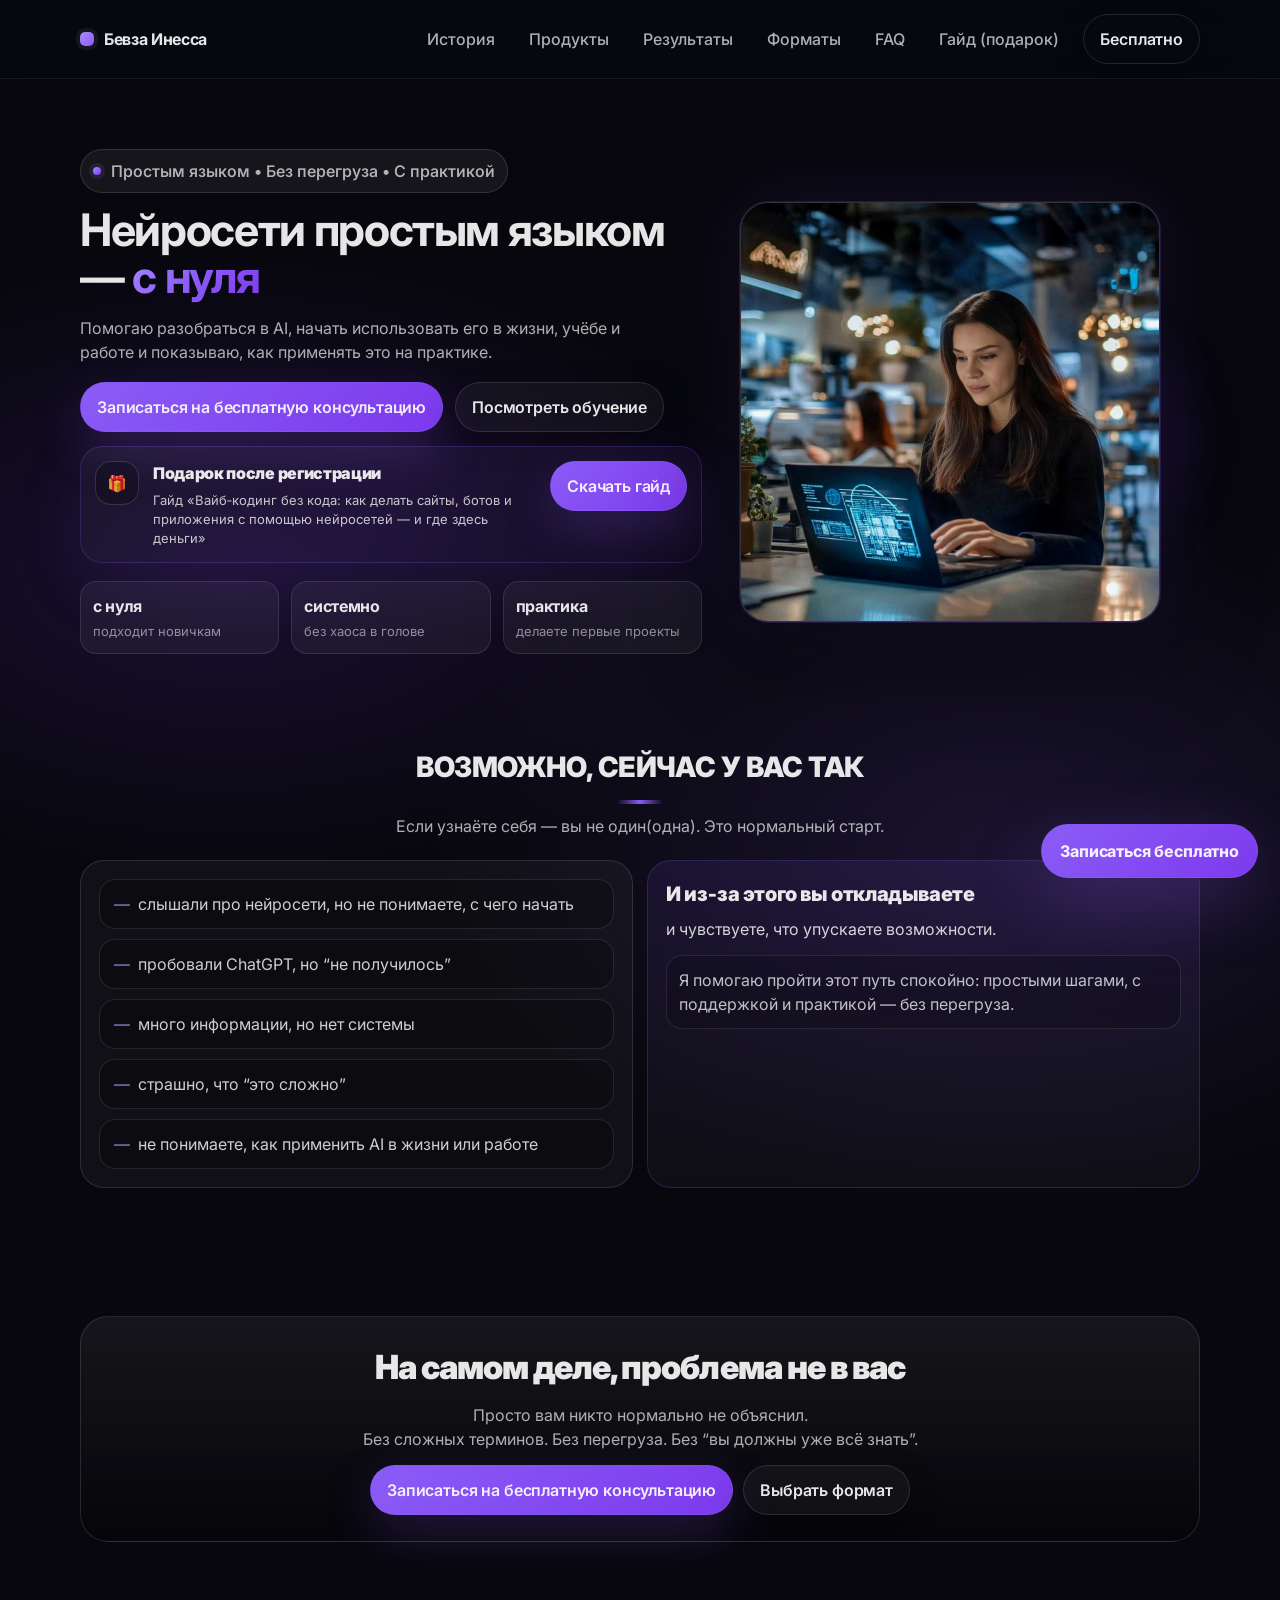
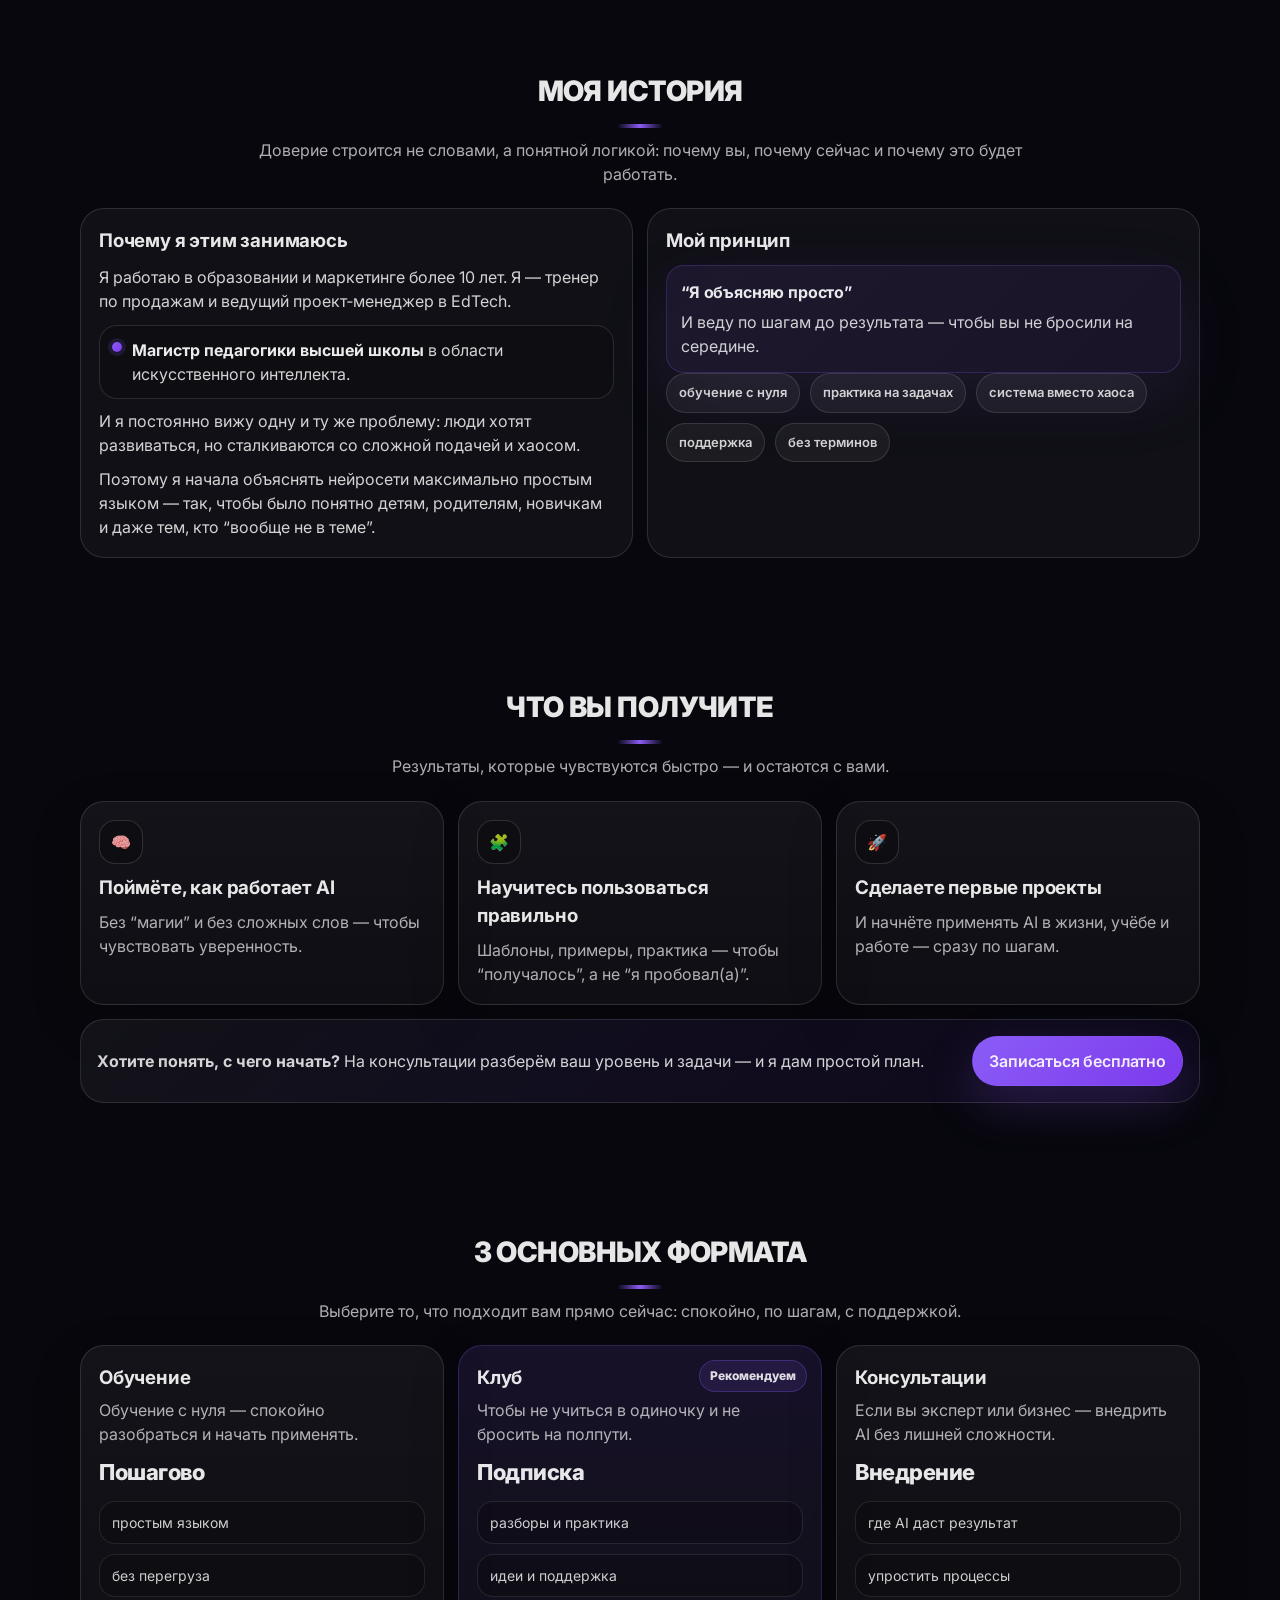
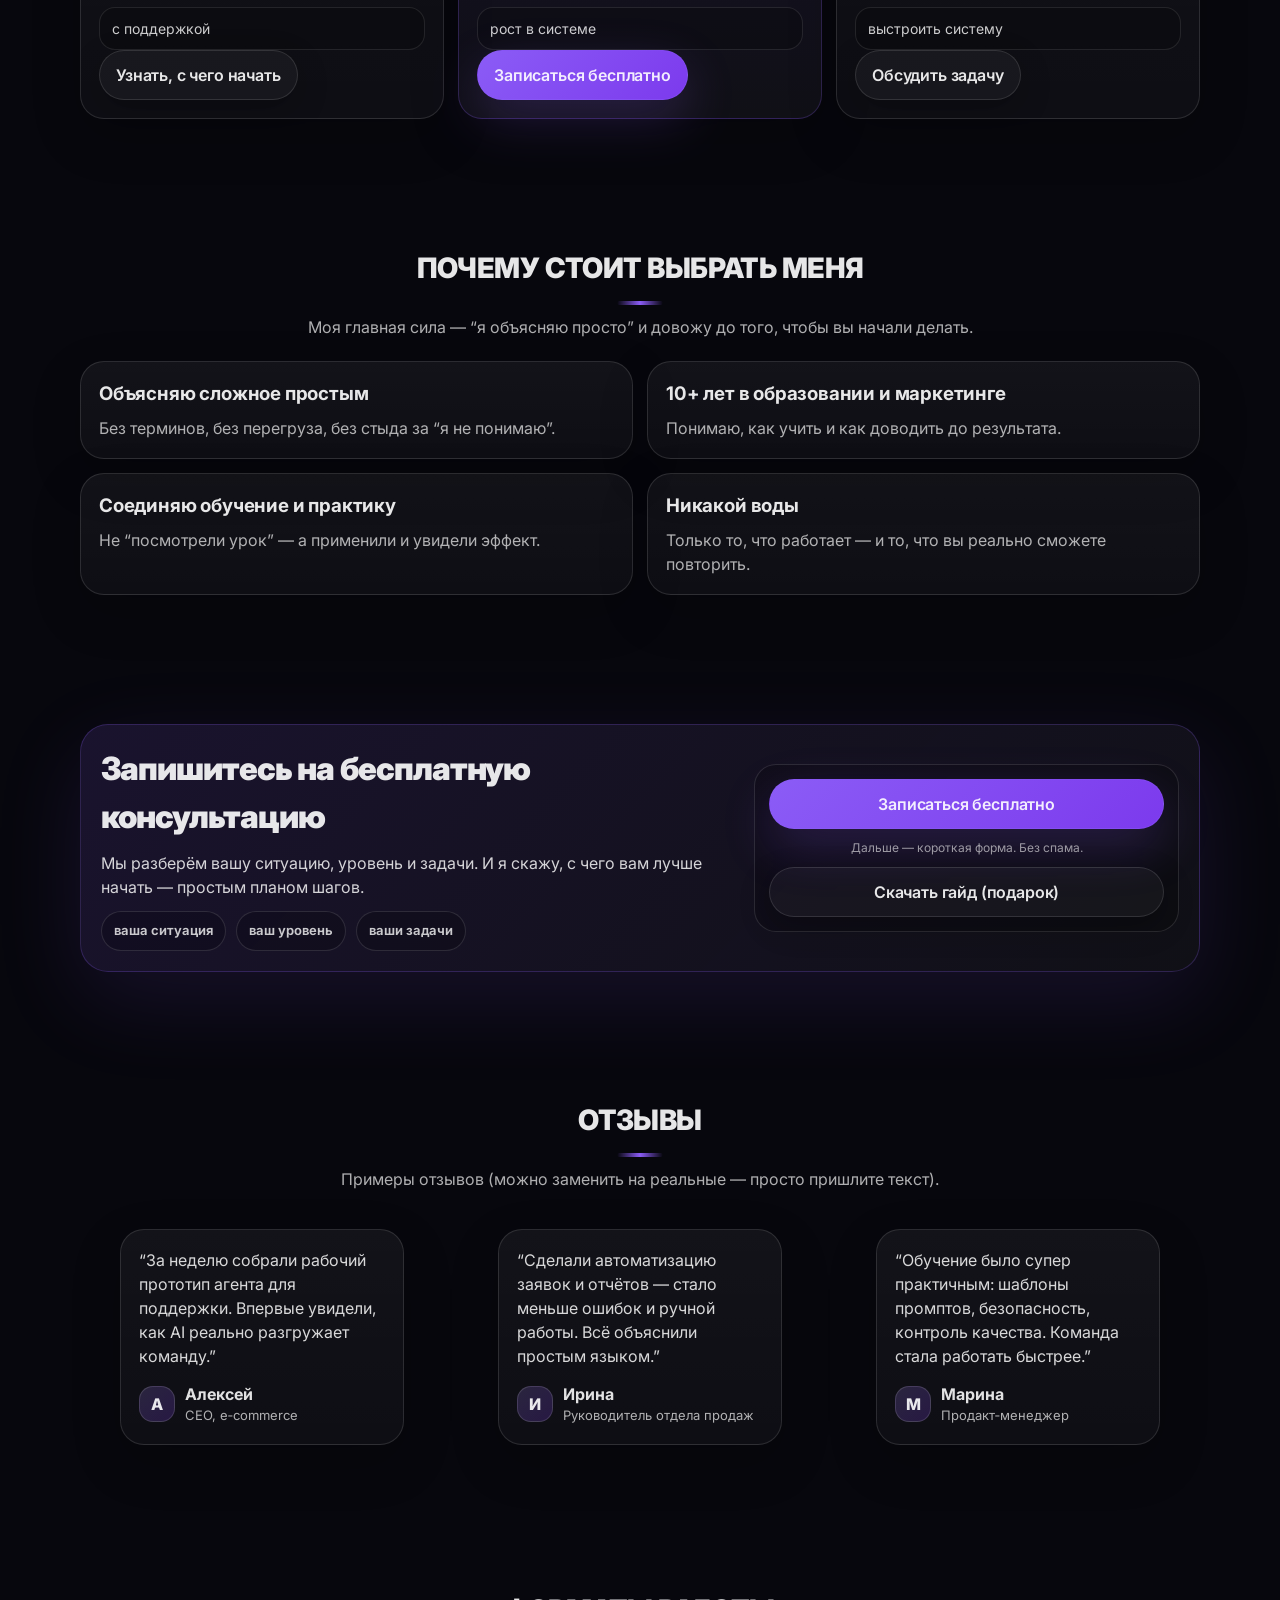
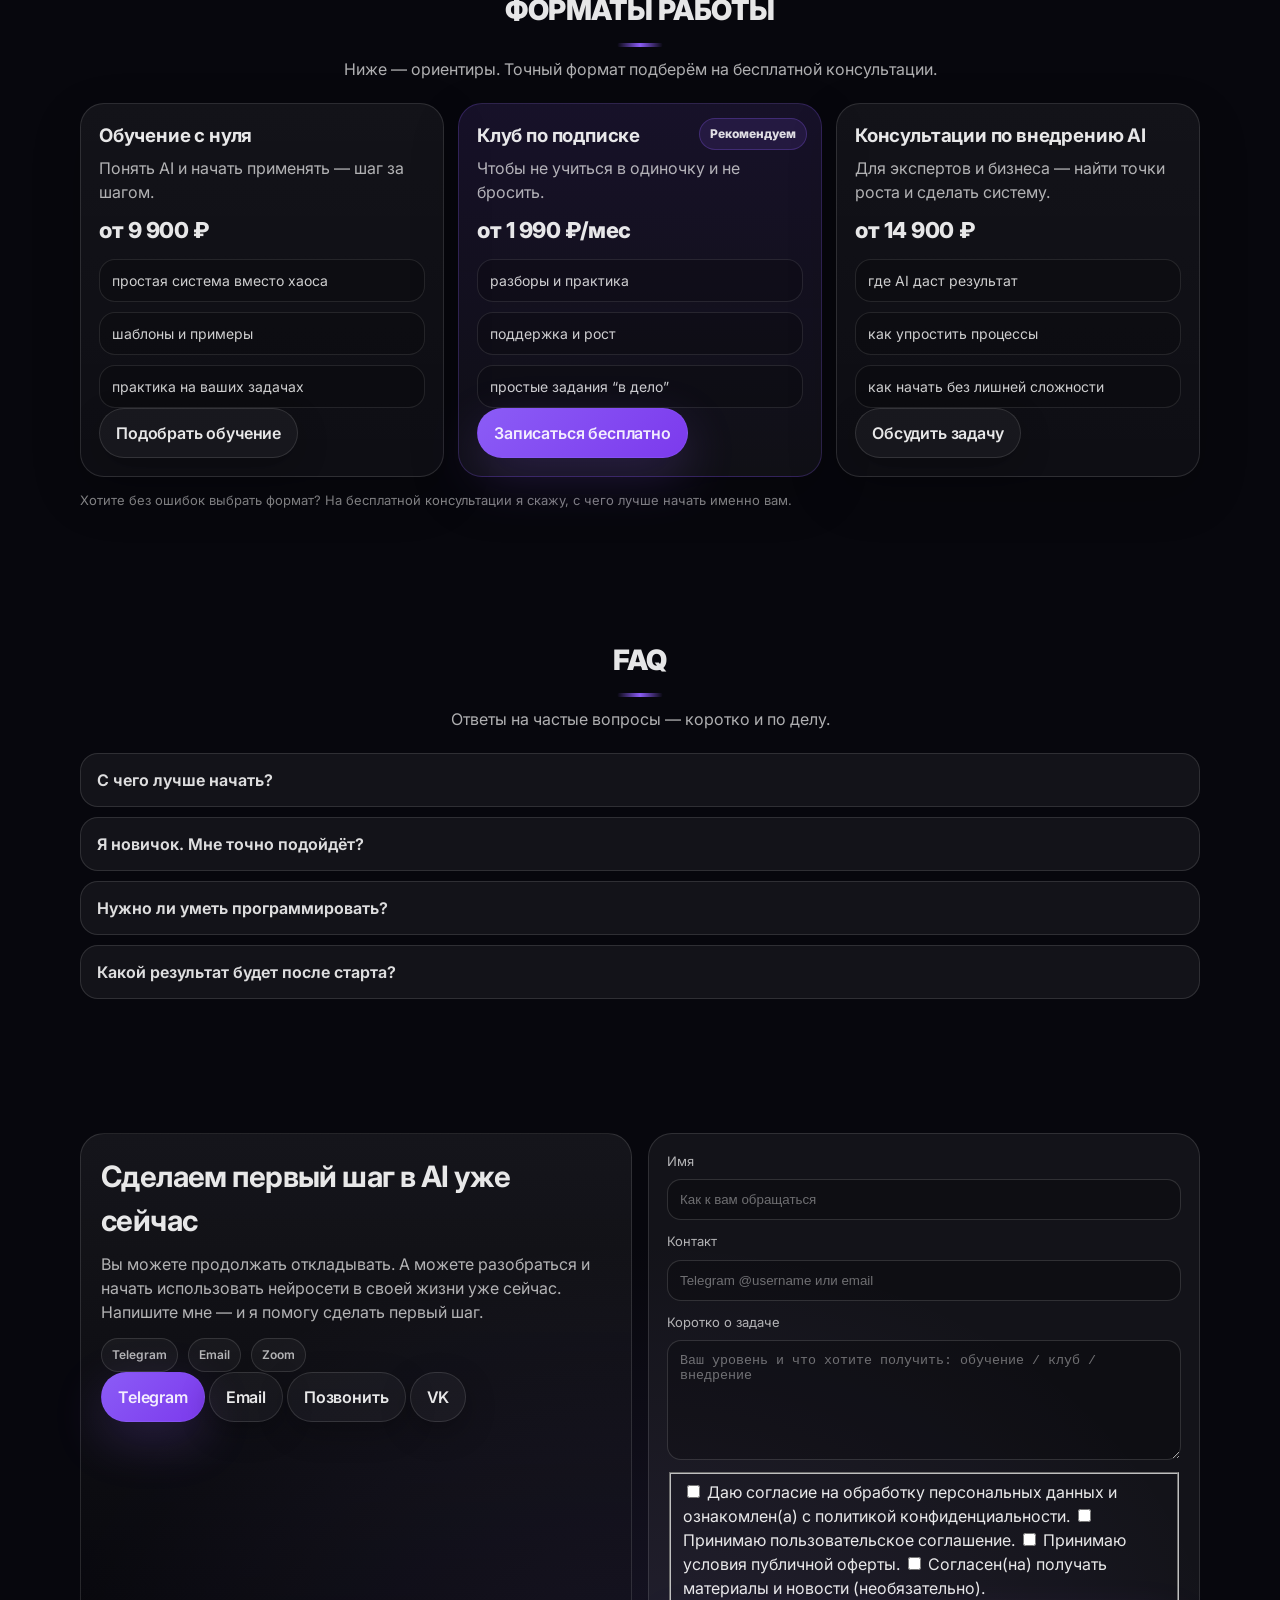
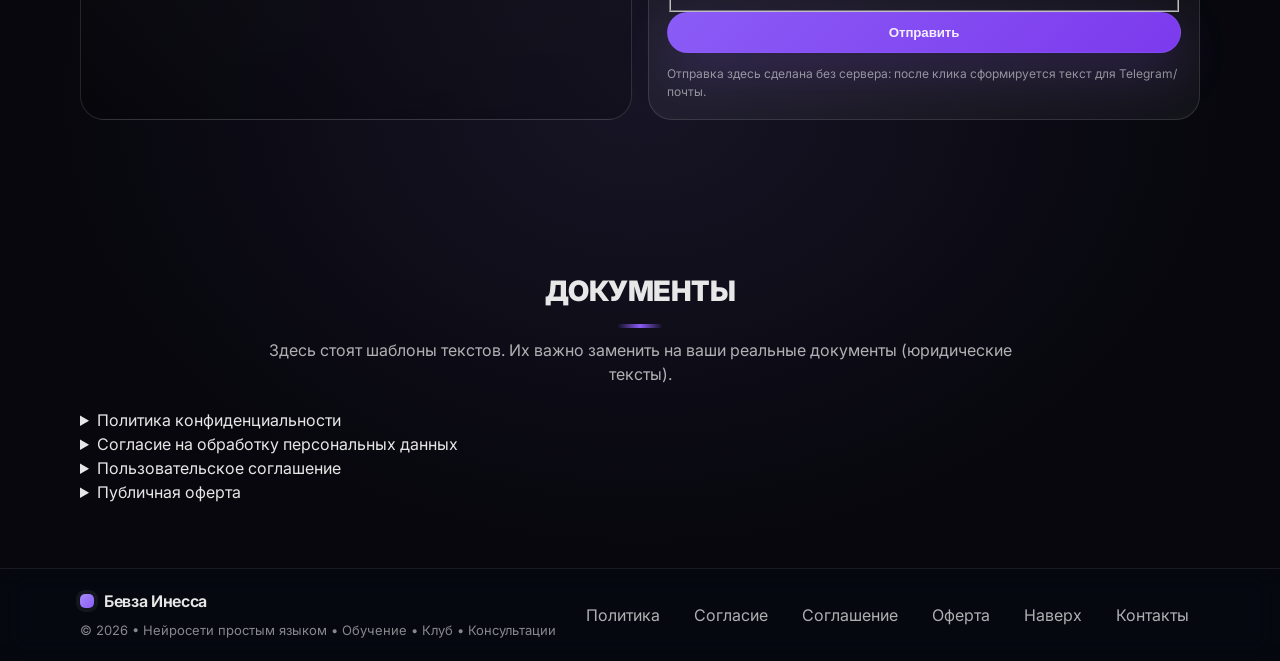
<file: index.html>
<!doctype html>
<html lang="ru">
  <head>
    <meta charset="UTF-8" />
    <meta name="viewport" content="width=device-width, initial-scale=1" />
    <meta name="description" content="Нейросети и вайбкодинг с нуля — простым языком и без перегруза. Обучение, клуб, консультации по внедрению AI." />
    <title>Нейросети и вайбкодинг с нуля — обучение, клуб, консультации</title>
    <link rel="preconnect" href="https://fonts.googleapis.com" />
    <link rel="preconnect" href="https://fonts.gstatic.com" crossorigin />
    <link href="https://fonts.googleapis.com/css2?family=Inter:wght@400;500;600;700&display=swap" rel="stylesheet" />
    <link rel="stylesheet" href="./styles.css" />
  </head>
  <body>
    <a class="skip-link" href="#main">Перейти к содержимому</a>

    <header class="header" id="top">
      <div class="container header__inner">
        <a class="brand" href="#top" aria-label="На верх страницы">
          <span class="brand__mark" aria-hidden="true"></span>
          <span class="brand__text">Бевза Инесса</span>
        </a>

        <nav class="nav" aria-label="Основная навигация">
          <button class="nav__toggle" type="button" data-nav-toggle aria-expanded="false" aria-controls="navMenu">
            <span class="sr-only">Открыть меню</span>
            <span class="nav__burger" aria-hidden="true"></span>
          </button>

          <div class="nav__menu" id="navMenu" data-nav-menu>
            <a class="nav__link" href="#story">История</a>
            <a class="nav__link" href="#products">Продукты</a>
            <a class="nav__link" href="#results">Результаты</a>
            <a class="nav__link" href="#pricing">Форматы</a>
            <a class="nav__link" href="#faq">FAQ</a>
            <a class="nav__link" href="./guide.html">Гайд (подарок)</a>
            <a class="button button--ghost" href="#free">Бесплатно</a>
          </div>
        </nav>
      </div>
    </header>

    <main id="main">
      <!-- HERO -->
      <section class="hero">
        <div class="container hero__grid">
          <div class="hero__content">
            <div class="pill">
              <span class="pill__dot" aria-hidden="true"></span>
              Простым языком • Без перегруза • С практикой
            </div>
            <h1 class="hero__title">Нейросети простым языком — <span class="text-gradient">с нуля</span></h1>
            <p class="hero__subtitle">
              Помогаю разобраться в AI, начать использовать его в жизни, учёбе и работе и показываю, как применять это на практике.
            </p>

            <div class="hero__cta">
              <a class="button button--primary" href="#free">Записаться на бесплатную консультацию</a>
              <a class="button button--soft" href="#products">Посмотреть обучение</a>
            </div>

            <div class="gift gift--hero">
              <div class="gift__icon" aria-hidden="true">🎁</div>
              <div class="gift__body">
                <div class="gift__title">Подарок после регистрации</div>
                <div class="gift__text">
                  Гайд «Вайб‑кодинг без кода: как делать сайты, ботов и приложения с помощью нейросетей — и где здесь деньги»
                </div>
              </div>
              <a class="button button--primary gift__btn" href="./guide.html">Скачать гайд</a>
            </div>

            <div class="hero__trust">
              <div class="trust">
                <div class="trust__num">с нуля</div>
                <div class="trust__text">подходит новичкам</div>
              </div>
              <div class="trust">
                <div class="trust__num">системно</div>
                <div class="trust__text">без хаоса в голове</div>
              </div>
              <div class="trust">
                <div class="trust__num">практика</div>
                <div class="trust__text">делаете первые проекты</div>
              </div>
            </div>
          </div>

          <div class="hero__visual">
            <div class="orb orb--1"></div>
            <div class="orb orb--2"></div>
            <div class="photo photo--neuro">
              <img class="photo__img" src="./assets/hero-photo.png" alt="Фото Бевзы Инессы" loading="eager" />
            </div>
          </div>
        </div>
      </section>

      <a class="float-cta" href="#free" aria-label="Записаться бесплатно">
        Записаться бесплатно
      </a>

      <!-- PAIN -->
      <section class="section" id="pain">
        <div class="container">
          <div class="section__head">
            <h2 class="section__title">Возможно, сейчас у вас так</h2>
            <p class="section__subtitle">Если узнаёте себя — вы не один(одна). Это нормальный старт.</p>
          </div>

          <div class="grid grid--2">
            <div class="panel">
              <ul class="pain">
                <li class="pain__item">слышали про нейросети, но не понимаете, с чего начать</li>
                <li class="pain__item">пробовали ChatGPT, но “не получилось”</li>
                <li class="pain__item">много информации, но нет системы</li>
                <li class="pain__item">страшно, что “это сложно”</li>
                <li class="pain__item">не понимаете, как применить AI в жизни или работе</li>
              </ul>
            </div>
            <div class="panel panel--accent">
              <div class="big">
                <div class="big__title">И из‑за этого вы откладываете</div>
                <div class="big__text">и чувствуете, что упускаете возможности.</div>
              </div>
              <div class="soft">
                Я помогаю пройти этот путь спокойно: простыми шагами, с поддержкой и практикой — без перегруза.
              </div>
            </div>
          </div>
        </div>
      </section>

      <!-- PIVOT -->
      <section class="section" id="pivot">
        <div class="container">
          <div class="center">
            <h2 class="center__title">На самом деле, проблема не в вас</h2>
            <p class="center__text">
              Просто вам никто нормально не объяснил. <br />
              Без сложных терминов. Без перегруза. Без “вы должны уже всё знать”.
            </p>
            <div class="center__cta">
              <a class="button button--primary" href="#free">Записаться на бесплатную консультацию</a>
              <a class="button button--soft" href="#products">Выбрать формат</a>
            </div>
          </div>
        </div>
      </section>

      <!-- STORY -->
      <section class="section" id="story">
        <div class="container">
          <div class="section__head">
            <h2 class="section__title">Моя история</h2>
            <p class="section__subtitle">
              Доверие строится не словами, а понятной логикой: почему вы, почему сейчас и почему это будет работать.
            </p>
          </div>

          <div class="grid grid--2">
            <div class="panel">
              <h3 class="panel__title">Почему я этим занимаюсь</h3>
              <p class="para">
                Я работаю в образовании и маркетинге более 10 лет. Я — тренер по продажам и ведущий проект‑менеджер в EdTech.
              </p>
              <div class="cred">
                <div class="cred__dot" aria-hidden="true"></div>
                <div class="cred__text"><strong>Магистр педагогики высшей школы</strong> в области искусственного интеллекта.</div>
              </div>
              <p class="para">
                И я постоянно вижу одну и ту же проблему: люди хотят развиваться, но сталкиваются со сложной подачей и хаосом.
              </p>
              <p class="para">
                Поэтому я начала объяснять нейросети максимально простым языком — так, чтобы было понятно детям, родителям,
                новичкам и даже тем, кто “вообще не в теме”.
              </p>
            </div>
            <div class="panel">
              <h3 class="panel__title">Мой принцип</h3>
              <div class="note note--strong">
                <div class="note__title">“Я объясняю просто”</div>
                <div class="note__text">И веду по шагам до результата — чтобы вы не бросили на середине.</div>
              </div>
              <div class="tags">
                <span class="tag">обучение с нуля</span>
                <span class="tag">практика на задачах</span>
                <span class="tag">система вместо хаоса</span>
                <span class="tag">поддержка</span>
                <span class="tag">без терминов</span>
              </div>
            </div>
          </div>
        </div>
      </section>

      <!-- RESULTS -->
      <section class="section" id="results">
        <div class="container">
          <div class="section__head">
            <h2 class="section__title">Что вы получите</h2>
            <p class="section__subtitle">Результаты, которые чувствуются быстро — и остаются с вами.</p>
          </div>

          <div class="grid grid--3">
            <article class="service">
              <div class="service__icon" aria-hidden="true">🧠</div>
              <h3 class="service__title">Поймёте, как работает AI</h3>
              <p class="service__text">Без “магии” и без сложных слов — чтобы чувствовать уверенность.</p>
            </article>
            <article class="service">
              <div class="service__icon" aria-hidden="true">🧩</div>
              <h3 class="service__title">Научитесь пользоваться правильно</h3>
              <p class="service__text">Шаблоны, примеры, практика — чтобы “получалось”, а не “я пробовал(а)”.</p>
            </article>
            <article class="service">
              <div class="service__icon" aria-hidden="true">🚀</div>
              <h3 class="service__title">Сделаете первые проекты</h3>
              <p class="service__text">И начнёте применять AI в жизни, учёбе и работе — сразу по шагам.</p>
            </article>
          </div>

          <div class="cta-strip">
            <div class="cta-strip__text">
              <strong>Хотите понять, с чего начать?</strong> На консультации разберём ваш уровень и задачи — и я дам простой план.
            </div>
            <a class="button button--primary" href="#free">Записаться бесплатно</a>
          </div>
        </div>
      </section>

      <!-- PRODUCTS -->
      <section class="section" id="products">
        <div class="container">
          <div class="section__head">
            <h2 class="section__title">3 основных формата</h2>
            <p class="section__subtitle">Выберите то, что подходит вам прямо сейчас: спокойно, по шагам, с поддержкой.</p>
          </div>

          <div class="grid grid--3">
            <article class="price">
              <div class="price__head">
                <h3 class="price__title">Обучение</h3>
                <p class="price__desc">Обучение с нуля — спокойно разобраться и начать применять.</p>
              </div>
              <div class="price__value">Пошагово</div>
              <ul class="list list--compact">
                <li class="list__item">простым языком</li>
                <li class="list__item">без перегруза</li>
                <li class="list__item">с поддержкой</li>
              </ul>
              <a class="button button--soft" href="#free">Узнать, с чего начать</a>
            </article>

            <article class="price price--featured">
              <div class="price__head">
                <h3 class="price__title">Клуб</h3>
                <p class="price__desc">Чтобы не учиться в одиночку и не бросить на полпути.</p>
              </div>
              <div class="price__value">Подписка</div>
              <ul class="list list--compact">
                <li class="list__item">разборы и практика</li>
                <li class="list__item">идеи и поддержка</li>
                <li class="list__item">рост в системе</li>
              </ul>
              <a class="button button--primary" href="#free">Записаться бесплатно</a>
            </article>

            <article class="price">
              <div class="price__head">
                <h3 class="price__title">Консультации</h3>
                <p class="price__desc">Если вы эксперт или бизнес — внедрить AI без лишней сложности.</p>
              </div>
              <div class="price__value">Внедрение</div>
              <ul class="list list--compact">
                <li class="list__item">где AI даст результат</li>
                <li class="list__item">упростить процессы</li>
                <li class="list__item">выстроить систему</li>
              </ul>
              <a class="button button--soft" href="#free">Обсудить задачу</a>
            </article>
          </div>
        </div>
      </section>

      <!-- BENEFITS -->
      <section class="section" id="benefits">
        <div class="container">
          <div class="section__head">
            <h2 class="section__title">Почему стоит выбрать меня</h2>
            <p class="section__subtitle">Моя главная сила — “я объясняю просто” и довожу до того, чтобы вы начали делать.</p>
          </div>

          <div class="grid grid--2">
            <div class="benefit">
              <h3 class="benefit__title">Объясняю сложное простым</h3>
              <p class="benefit__text">Без терминов, без перегруза, без стыда за “я не понимаю”.</p>
            </div>
            <div class="benefit">
              <h3 class="benefit__title">10+ лет в образовании и маркетинге</h3>
              <p class="benefit__text">Понимаю, как учить и как доводить до результата.</p>
            </div>
            <div class="benefit">
              <h3 class="benefit__title">Соединяю обучение и практику</h3>
              <p class="benefit__text">Не “посмотрели урок” — а применили и увидели эффект.</p>
            </div>
            <div class="benefit">
              <h3 class="benefit__title">Никакой воды</h3>
              <p class="benefit__text">Только то, что работает — и то, что вы реально сможете повторить.</p>
            </div>
          </div>
        </div>
      </section>

      <!-- FREE CONSULT -->
      <section class="section" id="free">
        <div class="container">
          <div class="cta-big">
            <div class="cta-big__left">
              <h2 class="cta-big__title">Запишитесь на бесплатную консультацию</h2>
              <p class="cta-big__text">
                Мы разберём вашу ситуацию, уровень и задачи. И я скажу, с чего вам лучше начать — простым планом шагов.
              </p>
              <div class="cta-big__bullets">
                <div class="cta-b">ваша ситуация</div>
                <div class="cta-b">ваш уровень</div>
                <div class="cta-b">ваши задачи</div>
              </div>
            </div>
            <div class="cta-big__right">
              <a class="button button--primary button--full" href="#contacts">Записаться бесплатно</a>
              <div class="cta-big__hint">Дальше — короткая форма. Без спама.</div>
              <a class="button button--soft button--full" href="./guide.html" style="margin-top:10px">Скачать гайд (подарок)</a>
            </div>
          </div>
        </div>
      </section>

      <!-- TESTIMONIALS -->
      <section class="section" id="testimonials">
        <div class="container">
          <div class="section__head">
            <h2 class="section__title">Отзывы</h2>
            <p class="section__subtitle">Примеры отзывов (можно заменить на реальные — просто пришлите текст).</p>
          </div>

          <div class="grid grid--3">
            <figure class="review">
              <blockquote class="review__text">
                “За неделю собрали рабочий прототип агента для поддержки. Впервые увидели, как AI реально разгружает
                команду.”
              </blockquote>
              <figcaption class="review__meta">
                <div class="avatar" aria-hidden="true">А</div>
                <div>
                  <div class="review__name">Алексей</div>
                  <div class="review__role">СЕО, e‑commerce</div>
                </div>
              </figcaption>
            </figure>

            <figure class="review">
              <blockquote class="review__text">
                “Сделали автоматизацию заявок и отчётов — стало меньше ошибок и ручной работы. Всё объяснили простым
                языком.”
              </blockquote>
              <figcaption class="review__meta">
                <div class="avatar" aria-hidden="true">И</div>
                <div>
                  <div class="review__name">Ирина</div>
                  <div class="review__role">Руководитель отдела продаж</div>
                </div>
              </figcaption>
            </figure>

            <figure class="review">
              <blockquote class="review__text">
                “Обучение было супер практичным: шаблоны промптов, безопасность, контроль качества. Команда стала
                работать быстрее.”
              </blockquote>
              <figcaption class="review__meta">
                <div class="avatar" aria-hidden="true">М</div>
                <div>
                  <div class="review__name">Марина</div>
                  <div class="review__role">Продакт‑менеджер</div>
                </div>
              </figcaption>
            </figure>
          </div>
        </div>
      </section>

      <!-- PRICING -->
      <section class="section" id="pricing">
        <div class="container">
          <div class="section__head">
            <h2 class="section__title">Форматы работы</h2>
            <p class="section__subtitle">Ниже — ориентиры. Точный формат подберём на бесплатной консультации.</p>
          </div>

          <div class="grid grid--3">
            <article class="price">
              <div class="price__head">
                <h3 class="price__title">Обучение с нуля</h3>
                <p class="price__desc">Понять AI и начать применять — шаг за шагом.</p>
              </div>
              <div class="price__value">от 9 900 ₽</div>
              <ul class="list list--compact">
                <li class="list__item">простая система вместо хаоса</li>
                <li class="list__item">шаблоны и примеры</li>
                <li class="list__item">практика на ваших задачах</li>
              </ul>
              <a class="button button--soft" href="#free">Подобрать обучение</a>
            </article>

            <article class="price price--featured">
              <div class="price__head">
                <h3 class="price__title">Клуб по подписке</h3>
                <p class="price__desc">Чтобы не учиться в одиночку и не бросить.</p>
              </div>
              <div class="price__value">от 1 990 ₽/мес</div>
              <ul class="list list--compact">
                <li class="list__item">разборы и практика</li>
                <li class="list__item">поддержка и рост</li>
                <li class="list__item">простые задания “в дело”</li>
              </ul>
              <a class="button button--primary" href="#free">Записаться бесплатно</a>
            </article>

            <article class="price">
              <div class="price__head">
                <h3 class="price__title">Консультации по внедрению AI</h3>
                <p class="price__desc">Для экспертов и бизнеса — найти точки роста и сделать систему.</p>
              </div>
              <div class="price__value">от 14 900 ₽</div>
              <ul class="list list--compact">
                <li class="list__item">где AI даст результат</li>
                <li class="list__item">как упростить процессы</li>
                <li class="list__item">как начать без лишней сложности</li>
              </ul>
              <a class="button button--soft" href="#free">Обсудить задачу</a>
            </article>
          </div>

          <p class="hint">
            Хотите без ошибок выбрать формат? На бесплатной консультации я скажу, с чего лучше начать именно вам.
          </p>
        </div>
      </section>

      <!-- FAQ -->
      <section class="section" id="faq">
        <div class="container">
          <div class="section__head">
            <h2 class="section__title">FAQ</h2>
            <p class="section__subtitle">Ответы на частые вопросы — коротко и по делу.</p>
          </div>

          <div class="faq" data-faq>
            <details class="faq__item">
              <summary class="faq__q">С чего лучше начать?</summary>
              <div class="faq__a">
                С бесплатной консультации: определим ваш уровень и цель, и я предложу самый простой первый шаг.
              </div>
            </details>
            <details class="faq__item">
              <summary class="faq__q">Я новичок. Мне точно подойдёт?</summary>
              <div class="faq__a">
                Да. Форматы построены так, чтобы “получалось”: простая подача, пошаговая практика и поддержка.
              </div>
            </details>
            <details class="faq__item">
              <summary class="faq__q">Нужно ли уметь программировать?</summary>
              <div class="faq__a">
                Нет. Мы начинаем с простых сценариев. Если вы хотите — покажу и “вайбкодинг” подход, чтобы делать проекты быстрее.
              </div>
            </details>
            <details class="faq__item">
              <summary class="faq__q">Какой результат будет после старта?</summary>
              <div class="faq__a">
                Вы перестанете “тыкаться”, появится система и первые рабочие сценарии, которые вы сможете повторить и развивать.
              </div>
            </details>
          </div>
        </div>
      </section>

      <!-- CONTACTS -->
      <section class="section section--contacts" id="contacts">
        <div class="container">
          <div class="contact">
            <div class="contact__left">
              <h2 class="contact__title">Сделаем первый шаг в AI уже сейчас</h2>
              <p class="contact__subtitle">
                Вы можете продолжать откладывать. А можете разобраться и начать использовать нейросети в своей жизни уже сейчас.
                Напишите мне — и я помогу сделать первый шаг.
              </p>
              <div class="contact__chips" aria-label="Каналы связи">
                <span class="chip chip--muted">Telegram</span>
                <span class="chip chip--muted">Email</span>
                <span class="chip chip--muted">Zoom</span>
              </div>
              <div class="contact__actions" aria-label="Кнопки связи">
                <a class="button button--primary" href="https://t.me/" target="_blank" rel="noopener noreferrer">Telegram</a>
                <a class="button button--soft" href="mailto:hello@example.com">Email</a>
                <a class="button button--soft" href="tel:+70000000000">Позвонить</a>
                <a class="button button--soft" href="https://vk.com/" target="_blank" rel="noopener noreferrer">VK</a>
              </div>
            </div>

            <form class="form" data-contact-form>
              <label class="field">
                <span class="field__label">Имя</span>
                <input class="field__input" name="name" autocomplete="name" placeholder="Как к вам обращаться" required />
              </label>
              <label class="field">
                <span class="field__label">Контакт</span>
                <input class="field__input" name="contact" placeholder="Telegram @username или email" required />
              </label>
              <label class="field">
                <span class="field__label">Коротко о задаче</span>
                <textarea class="field__input field__input--area" name="message" rows="4" placeholder="Ваш уровень и что хотите получить: обучение / клуб / внедрение" required></textarea>
              </label>

              <fieldset class="checks" aria-label="Согласия">
                <label class="check">
                  <input class="check__box" type="checkbox" name="accept_privacy" required />
                  <span class="check__text">
                    Даю согласие на обработку персональных данных и ознакомлен(а) с
                    <a class="inline-link" href="#privacy">политикой конфиденциальности</a>.
                  </span>
                </label>
                <label class="check">
                  <input class="check__box" type="checkbox" name="accept_terms" required />
                  <span class="check__text">
                    Принимаю
                    <a class="inline-link" href="#terms">пользовательское соглашение</a>.
                  </span>
                </label>
                <label class="check">
                  <input class="check__box" type="checkbox" name="accept_offer" required />
                  <span class="check__text">
                    Принимаю условия
                    <a class="inline-link" href="#offer">публичной оферты</a>.
                  </span>
                </label>
                <label class="check">
                  <input class="check__box" type="checkbox" name="accept_marketing" />
                  <span class="check__text">Согласен(на) получать материалы и новости (необязательно).</span>
                </label>
              </fieldset>

              <button class="button button--primary button--full" type="submit">Отправить</button>
              <p class="form__hint">
                Отправка здесь сделана без сервера: после клика сформируется текст для Telegram/почты.
              </p>
              <div class="form__out" data-form-out hidden></div>
            </form>
          </div>
        </div>
      </section>

      <!-- LEGAL -->
      <section class="section" id="legal">
        <div class="container">
          <div class="section__head">
            <h2 class="section__title">Документы</h2>
            <p class="section__subtitle">
              Здесь стоят шаблоны текстов. Их важно заменить на ваши реальные документы (юридические тексты).
            </p>
          </div>

          <div class="legal">
            <details class="legal__doc" id="privacy">
              <summary class="legal__q">Политика конфиденциальности</summary>
              <div class="legal__a">
                <p class="legal__p">
                  В этом разделе нужно описать, какие данные вы собираете (например: имя, контакт, сообщение), зачем, как
                  храните, кому передаёте (если передаёте), и как человек может отозвать согласие.
                </p>
                <p class="legal__p">Замените этот текст на ваш реальный документ.</p>
              </div>
            </details>

            <details class="legal__doc" id="consent">
              <summary class="legal__q">Согласие на обработку персональных данных</summary>
              <div class="legal__a">
                <p class="legal__p">
                  Здесь обычно пишут: кто оператор данных, какие данные, цель обработки, срок, способы обработки и как
                  отозвать согласие.
                </p>
                <p class="legal__p">Замените этот текст на ваш реальный документ.</p>
              </div>
            </details>

            <details class="legal__doc" id="terms">
              <summary class="legal__q">Пользовательское соглашение</summary>
              <div class="legal__a">
                <p class="legal__p">
                  Здесь обычно пишут правила использования сайта, ответственность сторон, порядок связи, ограничения и т.д.
                </p>
                <p class="legal__p">Замените этот текст на ваш реальный документ.</p>
              </div>
            </details>

            <details class="legal__doc" id="offer">
              <summary class="legal__q">Публичная оферта</summary>
              <div class="legal__a">
                <p class="legal__p">
                  Если вы продаёте услуги/продукты, тут размещают условия: предмет, цена, оплата, возвраты, порядок оказания,
                  контакты исполнителя и т.д.
                </p>
                <p class="legal__p">Замените этот текст на ваш реальный документ.</p>
              </div>
            </details>
          </div>
        </div>
      </section>
    </main>

    <footer class="footer">
      <div class="container footer__inner">
        <div class="footer__left">
          <div class="brand brand--small">
            <span class="brand__mark" aria-hidden="true"></span>
            <span class="brand__text">Бевза Инесса</span>
          </div>
          <div class="footer__meta">© <span data-year></span> • Нейросети простым языком • Обучение • Клуб • Консультации</div>
        </div>
        <div class="footer__right">
          <a class="footer__link" href="#privacy">Политика</a>
          <a class="footer__link" href="#consent">Согласие</a>
          <a class="footer__link" href="#terms">Соглашение</a>
          <a class="footer__link" href="#offer">Оферта</a>
          <a class="footer__link" href="#top">Наверх</a>
          <a class="footer__link" href="#contacts">Контакты</a>
        </div>
      </div>
    </footer>

    <script src="./script.js" defer></script>
  </body>
</html>
</file>
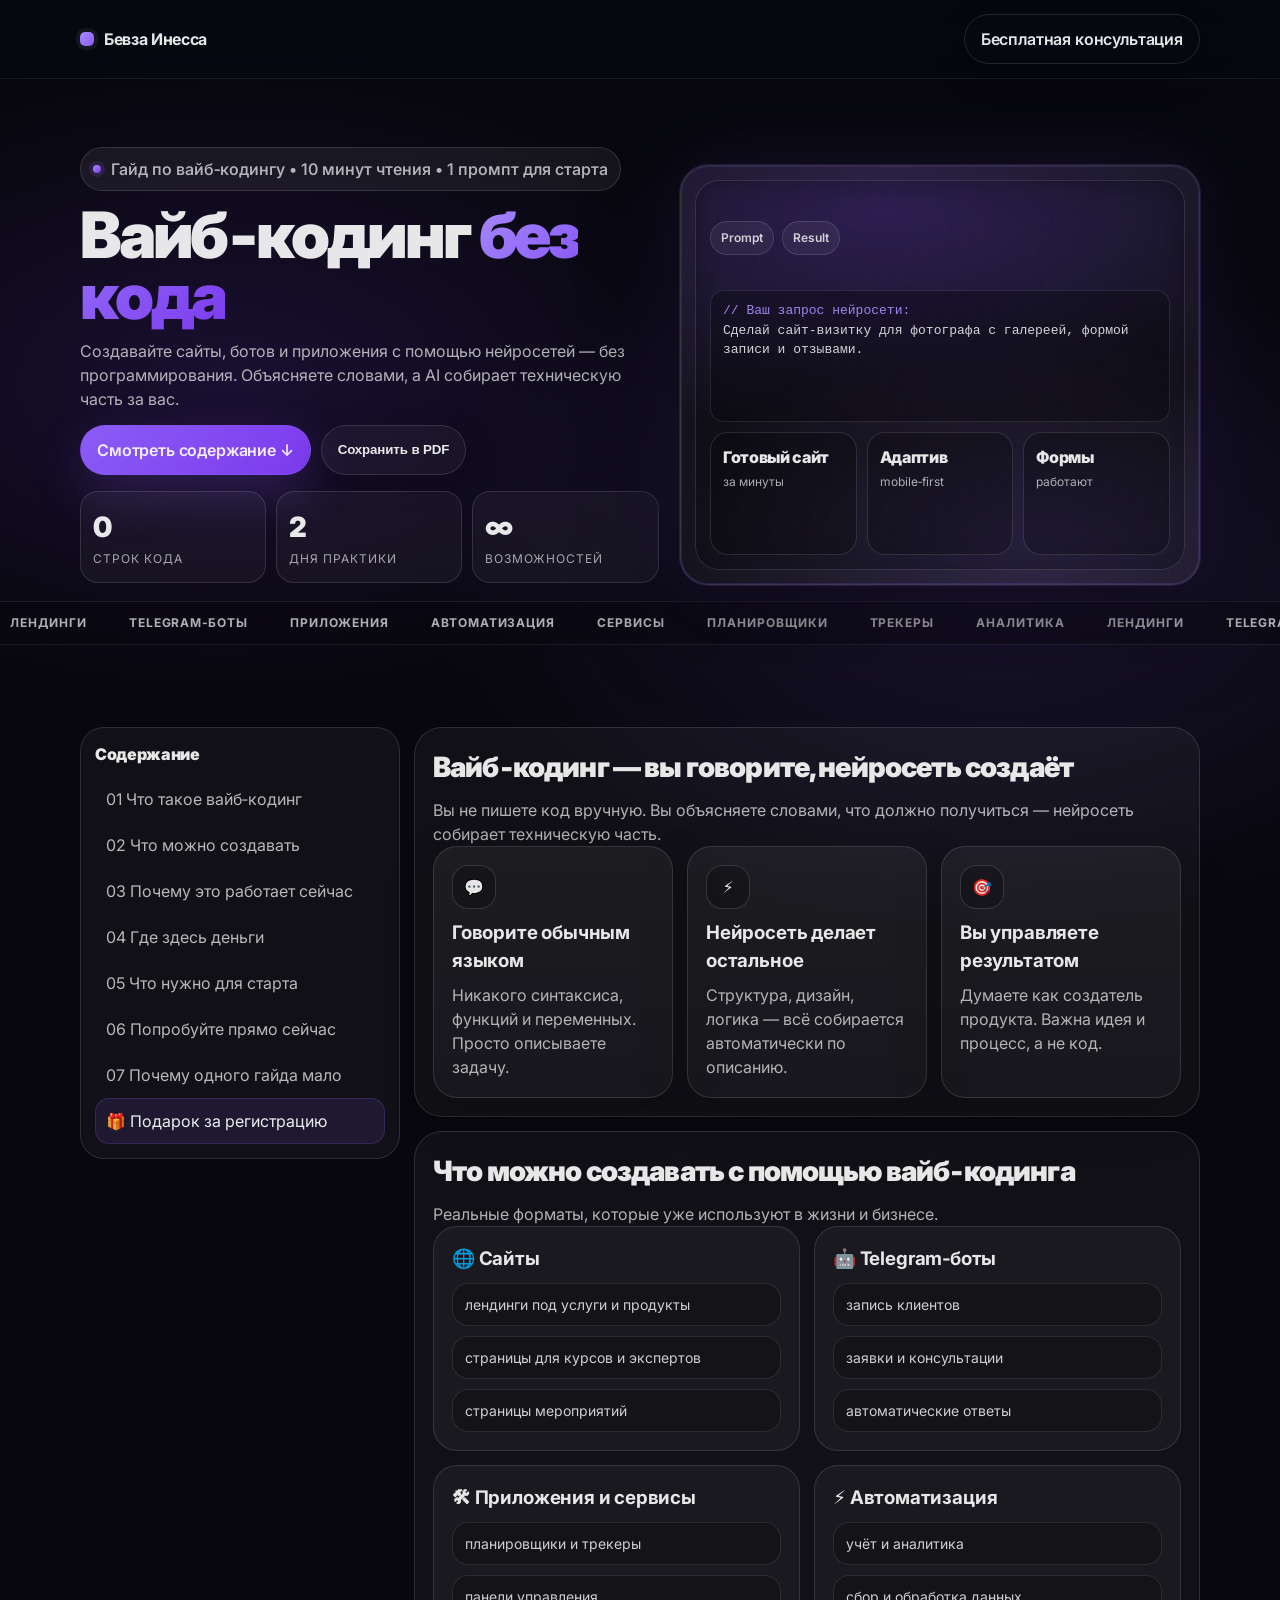
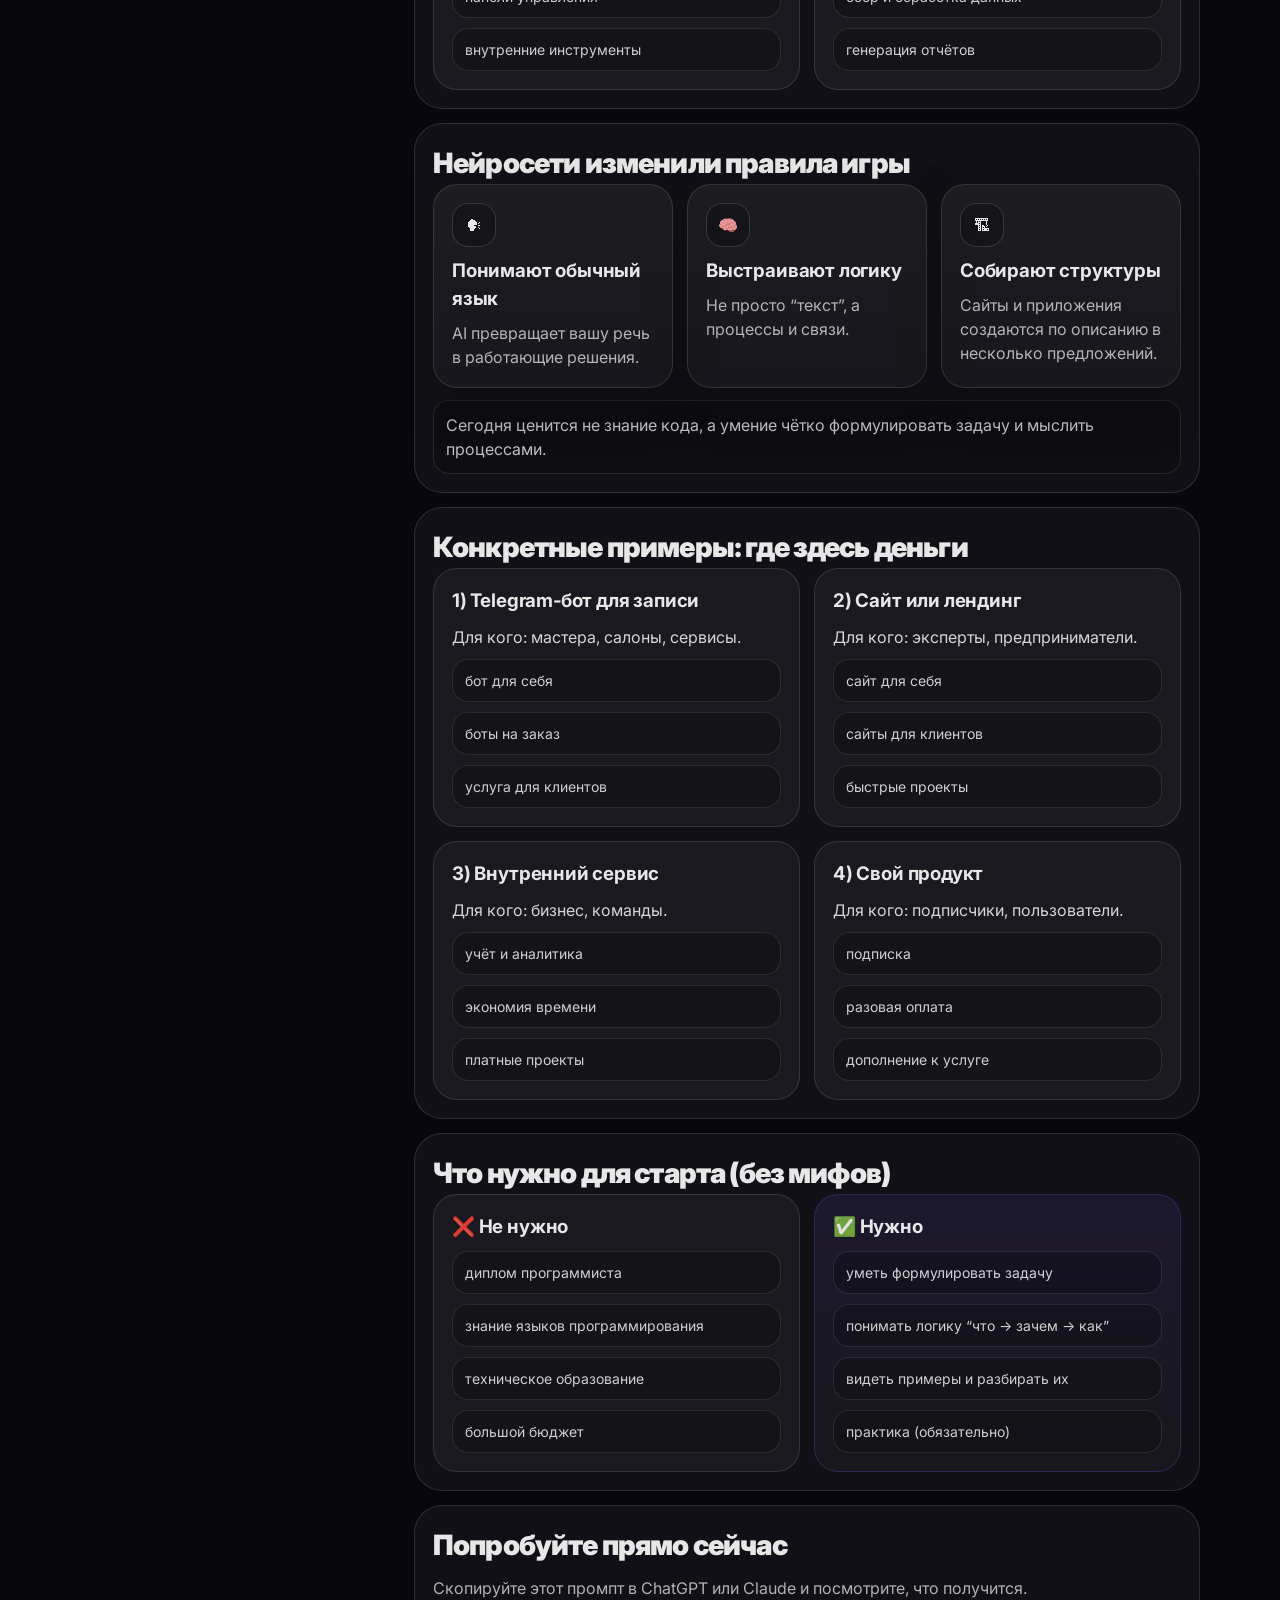
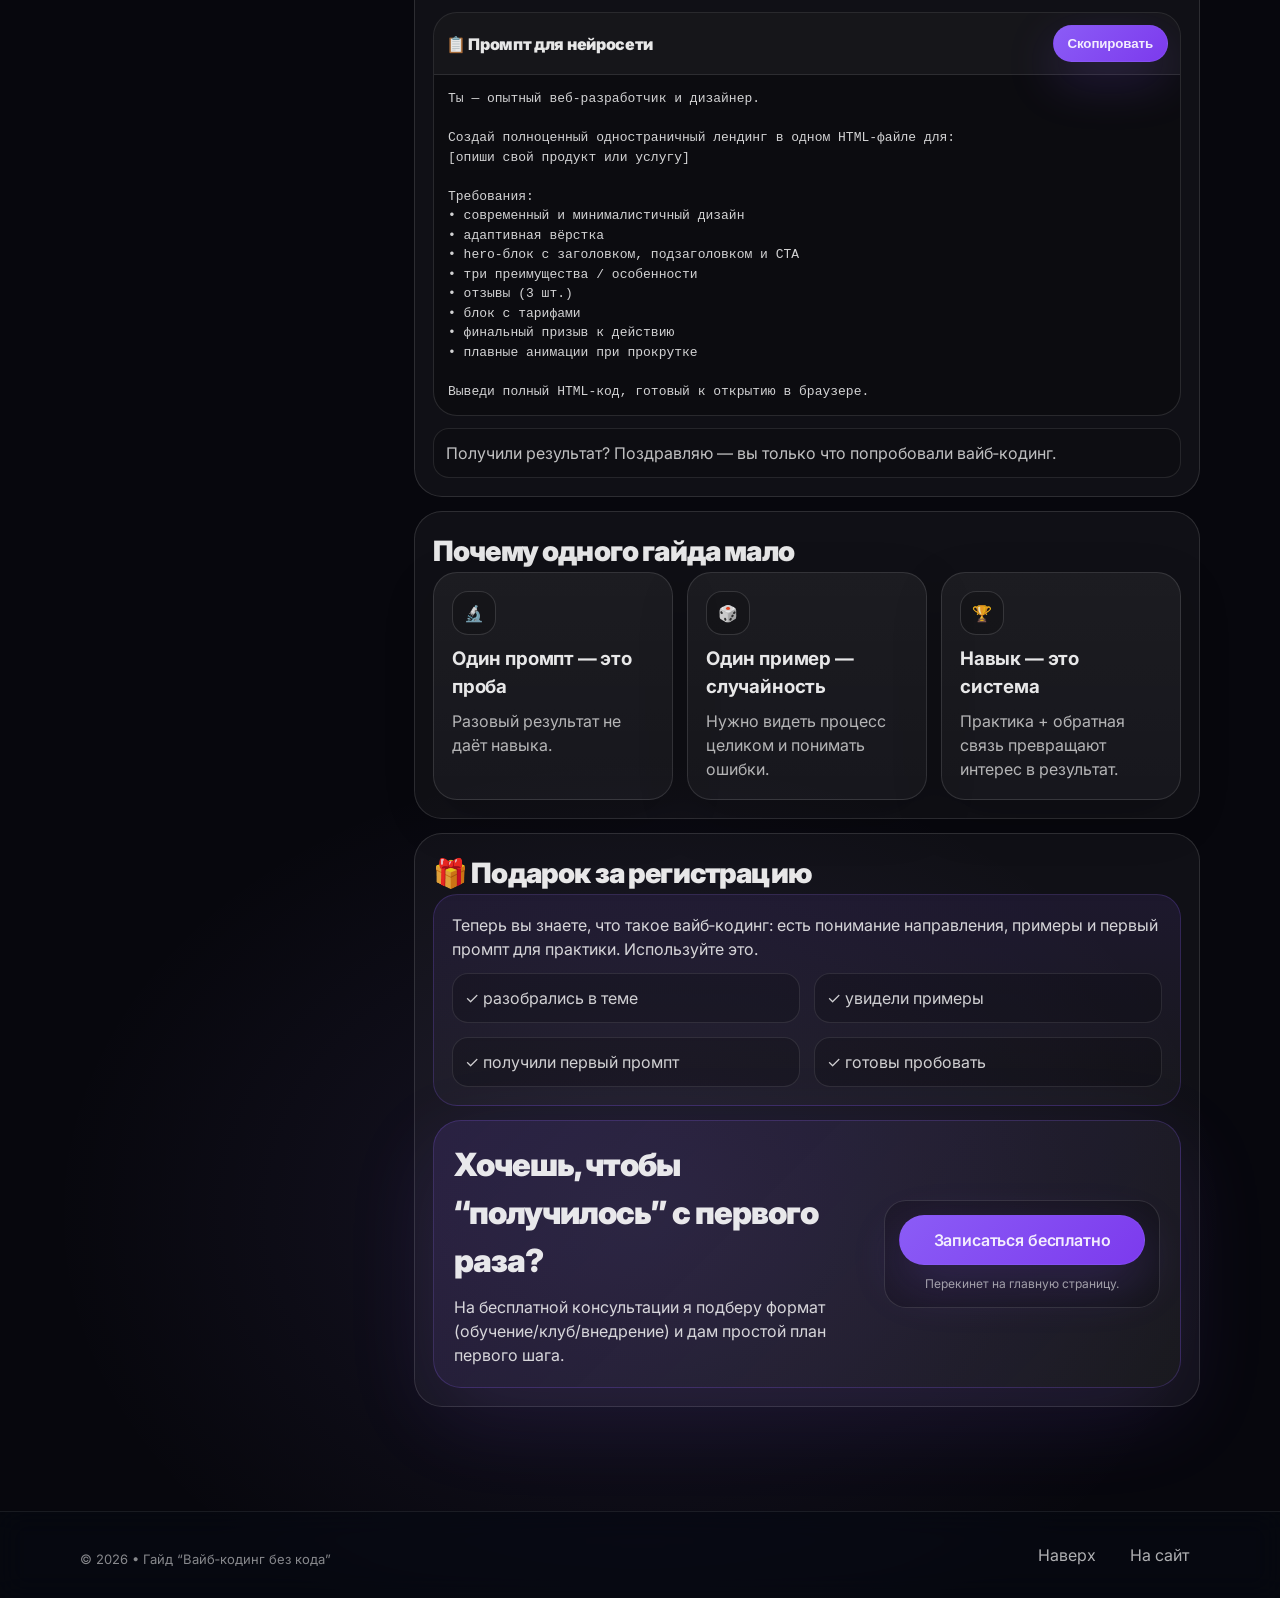
<file: guide.html>
<!doctype html>
<html lang="ru">
  <head>
    <meta charset="UTF-8" />
    <meta name="viewport" content="width=device-width, initial-scale=1" />
    <meta name="description" content="Гайд: вайб‑кодинг без кода — как делать сайты, ботов и приложения с помощью нейросетей и где здесь деньги." />
    <title>Гайд — Вайб‑кодинг без кода</title>
    <link rel="preconnect" href="https://fonts.googleapis.com" />
    <link rel="preconnect" href="https://fonts.gstatic.com" crossorigin />
    <link href="https://fonts.googleapis.com/css2?family=Inter:wght@400;500;600;700&display=swap" rel="stylesheet" />
    <link rel="stylesheet" href="./styles.css" />
  </head>
  <body>
    <header class="header" id="top">
      <div class="container header__inner">
        <a class="brand" href="./index.html" aria-label="На главную">
          <span class="brand__mark" aria-hidden="true"></span>
          <span class="brand__text">Бевза Инесса</span>
        </a>
        <nav class="nav" aria-label="Навигация">
          <a class="button button--ghost" href="./index.html#free">Бесплатная консультация</a>
        </nav>
      </div>
    </header>

    <main class="guide2">
      <!-- HERO -->
      <section class="guide-hero">
        <div class="container guide-hero__grid">
          <div class="guide-hero__left">
            <div class="pill">
              <span class="pill__dot" aria-hidden="true"></span>
              Гайд по вайб‑кодингу • 10 минут чтения • 1 промпт для старта
            </div>

            <h1 class="guide-hero__title">
              Вайб‑кодинг <span class="text-gradient">без кода</span>
            </h1>

            <p class="guide-hero__subtitle">
              Создавайте сайты, ботов и приложения с помощью нейросетей — без программирования. Объясняете словами, а AI собирает
              техническую часть за вас.
            </p>

            <div class="guide-hero__actions">
              <a class="button button--primary" href="#toc">Смотреть содержание ↓</a>
              <button class="button button--soft" type="button" onclick="window.print()">Сохранить в PDF</button>
            </div>

            <div class="stats">
              <div class="stat">
                <div class="stat__num">0</div>
                <div class="stat__label">строк кода</div>
              </div>
              <div class="stat">
                <div class="stat__num">2</div>
                <div class="stat__label">дня практики</div>
              </div>
              <div class="stat">
                <div class="stat__num">∞</div>
                <div class="stat__label">возможностей</div>
              </div>
            </div>
          </div>

          <div class="guide-hero__right" aria-hidden="true">
            <div class="photo photo--neuro guide-hero__photo">
              <div class="guide-hero__screen">
                <div class="guide-hero__screenTop">
                  <div class="chip">Prompt</div>
                  <div class="chip">Result</div>
                </div>
                <div class="line">
                  <span class="k">// Ваш запрос нейросети:</span><br />
                  <span class="v">Сделай сайт‑визитку для фотографа с галереей, формой записи и отзывами.</span>
                </div>
                <div class="guide-hero__cards">
                  <div class="miniCard">
                    <div class="miniCard__t">Готовый сайт</div>
                    <div class="miniCard__s">за минуты</div>
                  </div>
                  <div class="miniCard">
                    <div class="miniCard__t">Адаптив</div>
                    <div class="miniCard__s">mobile‑first</div>
                  </div>
                  <div class="miniCard">
                    <div class="miniCard__t">Формы</div>
                    <div class="miniCard__s">работают</div>
                  </div>
                </div>
              </div>
            </div>
          </div>
        </div>

        <div class="marquee" aria-hidden="true">
          <div class="marquee__track">
            <span>Лендинги</span><span>Telegram‑боты</span><span>Приложения</span><span>Автоматизация</span><span>Сервисы</span
            ><span>Планировщики</span><span>Трекеры</span><span>Аналитика</span>
            <span>Лендинги</span><span>Telegram‑боты</span><span>Приложения</span><span>Автоматизация</span><span>Сервисы</span
            ><span>Планировщики</span><span>Трекеры</span><span>Аналитика</span>
          </div>
        </div>
      </section>

      <!-- TOC + CONTENT -->
      <section class="section" id="toc">
        <div class="container guide-layout">
          <aside class="toc" data-toc>
            <div class="toc__title">Содержание</div>
            <a class="toc__link" href="#g1">01 Что такое вайб‑кодинг</a>
            <a class="toc__link" href="#g2">02 Что можно создавать</a>
            <a class="toc__link" href="#g3">03 Почему это работает сейчас</a>
            <a class="toc__link" href="#g4">04 Где здесь деньги</a>
            <a class="toc__link" href="#g5">05 Что нужно для старта</a>
            <a class="toc__link" href="#g6">06 Попробуйте прямо сейчас</a>
            <a class="toc__link" href="#g7">07 Почему одного гайда мало</a>
            <a class="toc__link" href="#gift">🎁 Подарок за регистрацию</a>
          </aside>

          <div class="guide-content">
            <article class="gsec" id="g1">
              <h2 class="gsec__title">Вайб‑кодинг — вы говорите, нейросеть создаёт</h2>
              <p class="gsec__text">
                Вы не пишете код вручную. Вы объясняете словами, что должно получиться — нейросеть собирает техническую часть.
              </p>
              <div class="grid grid--3">
                <div class="service">
                  <div class="service__icon" aria-hidden="true">💬</div>
                  <h3 class="service__title">Говорите обычным языком</h3>
                  <p class="service__text">Никакого синтаксиса, функций и переменных. Просто описываете задачу.</p>
                </div>
                <div class="service">
                  <div class="service__icon" aria-hidden="true">⚡</div>
                  <h3 class="service__title">Нейросеть делает остальное</h3>
                  <p class="service__text">Структура, дизайн, логика — всё собирается автоматически по описанию.</p>
                </div>
                <div class="service">
                  <div class="service__icon" aria-hidden="true">🎯</div>
                  <h3 class="service__title">Вы управляете результатом</h3>
                  <p class="service__text">Думаете как создатель продукта. Важна идея и процесс, а не код.</p>
                </div>
              </div>
            </article>

            <article class="gsec" id="g2">
              <h2 class="gsec__title">Что можно создавать с помощью вайб‑кодинга</h2>
              <p class="gsec__text">Реальные форматы, которые уже используют в жизни и бизнесе.</p>

              <div class="grid grid--2">
                <div class="panel">
                  <h3 class="panel__title">🌐 Сайты</h3>
                  <ul class="list list--compact">
                    <li class="list__item">лендинги под услуги и продукты</li>
                    <li class="list__item">страницы для курсов и экспертов</li>
                    <li class="list__item">страницы мероприятий</li>
                  </ul>
                </div>
                <div class="panel">
                  <h3 class="panel__title">🤖 Telegram‑боты</h3>
                  <ul class="list list--compact">
                    <li class="list__item">запись клиентов</li>
                    <li class="list__item">заявки и консультации</li>
                    <li class="list__item">автоматические ответы</li>
                  </ul>
                </div>
                <div class="panel">
                  <h3 class="panel__title">🛠 Приложения и сервисы</h3>
                  <ul class="list list--compact">
                    <li class="list__item">планировщики и трекеры</li>
                    <li class="list__item">панели управления</li>
                    <li class="list__item">внутренние инструменты</li>
                  </ul>
                </div>
                <div class="panel">
                  <h3 class="panel__title">⚡ Автоматизация</h3>
                  <ul class="list list--compact">
                    <li class="list__item">учёт и аналитика</li>
                    <li class="list__item">сбор и обработка данных</li>
                    <li class="list__item">генерация отчётов</li>
                  </ul>
                </div>
              </div>
            </article>

            <article class="gsec" id="g3">
              <h2 class="gsec__title">Нейросети изменили правила игры</h2>
              <div class="grid grid--3">
                <div class="service">
                  <div class="service__icon" aria-hidden="true">🗣</div>
                  <h3 class="service__title">Понимают обычный язык</h3>
                  <p class="service__text">AI превращает вашу речь в работающие решения.</p>
                </div>
                <div class="service">
                  <div class="service__icon" aria-hidden="true">🧠</div>
                  <h3 class="service__title">Выстраивают логику</h3>
                  <p class="service__text">Не просто “текст”, а процессы и связи.</p>
                </div>
                <div class="service">
                  <div class="service__icon" aria-hidden="true">🏗</div>
                  <h3 class="service__title">Собирают структуры</h3>
                  <p class="service__text">Сайты и приложения создаются по описанию в несколько предложений.</p>
                </div>
              </div>
              <div class="soft" style="margin-top:12px">
                Сегодня ценится не знание кода, а умение чётко формулировать задачу и мыслить процессами.
              </div>
            </article>

            <article class="gsec" id="g4">
              <h2 class="gsec__title">Конкретные примеры: где здесь деньги</h2>
              <div class="grid grid--2">
                <div class="panel">
                  <h3 class="panel__title">1) Telegram‑бот для записи</h3>
                  <p class="para">Для кого: мастера, салоны, сервисы.</p>
                  <ul class="list list--compact">
                    <li class="list__item">бот для себя</li>
                    <li class="list__item">боты на заказ</li>
                    <li class="list__item">услуга для клиентов</li>
                  </ul>
                </div>
                <div class="panel">
                  <h3 class="panel__title">2) Сайт или лендинг</h3>
                  <p class="para">Для кого: эксперты, предприниматели.</p>
                  <ul class="list list--compact">
                    <li class="list__item">сайт для себя</li>
                    <li class="list__item">сайты для клиентов</li>
                    <li class="list__item">быстрые проекты</li>
                  </ul>
                </div>
                <div class="panel">
                  <h3 class="panel__title">3) Внутренний сервис</h3>
                  <p class="para">Для кого: бизнес, команды.</p>
                  <ul class="list list--compact">
                    <li class="list__item">учёт и аналитика</li>
                    <li class="list__item">экономия времени</li>
                    <li class="list__item">платные проекты</li>
                  </ul>
                </div>
                <div class="panel">
                  <h3 class="panel__title">4) Свой продукт</h3>
                  <p class="para">Для кого: подписчики, пользователи.</p>
                  <ul class="list list--compact">
                    <li class="list__item">подписка</li>
                    <li class="list__item">разовая оплата</li>
                    <li class="list__item">дополнение к услуге</li>
                  </ul>
                </div>
              </div>
            </article>

            <article class="gsec" id="g5">
              <h2 class="gsec__title">Что нужно для старта (без мифов)</h2>
              <div class="grid grid--2">
                <div class="panel">
                  <h3 class="panel__title">❌ Не нужно</h3>
                  <ul class="list list--compact">
                    <li class="list__item">диплом программиста</li>
                    <li class="list__item">знание языков программирования</li>
                    <li class="list__item">техническое образование</li>
                    <li class="list__item">большой бюджет</li>
                  </ul>
                </div>
                <div class="panel panel--accent">
                  <h3 class="panel__title">✅ Нужно</h3>
                  <ul class="list list--compact">
                    <li class="list__item">уметь формулировать задачу</li>
                    <li class="list__item">понимать логику “что → зачем → как”</li>
                    <li class="list__item">видеть примеры и разбирать их</li>
                    <li class="list__item">практика (обязательно)</li>
                  </ul>
                </div>
              </div>
            </article>

            <article class="gsec" id="g6">
              <h2 class="gsec__title">Попробуйте прямо сейчас</h2>
              <p class="gsec__text">Скопируйте этот промпт в ChatGPT или Claude и посмотрите, что получится.</p>

              <div class="prompt">
                <div class="prompt__top">
                  <div class="prompt__title">📋 Промпт для нейросети</div>
                  <button class="button button--primary prompt__copy" type="button" data-copy-target="#promptText">
                    Скопировать
                  </button>
                </div>
                <pre class="prompt__box" id="promptText">Ты — опытный веб‑разработчик и дизайнер.

Создай полноценный одностраничный лендинг в одном HTML‑файле для:
[опиши свой продукт или услугу]

Требования:
• современный и минималистичный дизайн
• адаптивная вёрстка
• hero‑блок с заголовком, подзаголовком и CTA
• три преимущества / особенности
• отзывы (3 шт.)
• блок с тарифами
• финальный призыв к действию
• плавные анимации при прокрутке

Выведи полный HTML‑код, готовый к открытию в браузере.</pre>
              </div>
              <div class="soft" style="margin-top:12px">
                Получили результат? Поздравляю — вы только что попробовали вайб‑кодинг.
              </div>
            </article>

            <article class="gsec" id="g7">
              <h2 class="gsec__title">Почему одного гайда мало</h2>
              <div class="grid grid--3">
                <div class="service">
                  <div class="service__icon" aria-hidden="true">🔬</div>
                  <h3 class="service__title">Один промпт — это проба</h3>
                  <p class="service__text">Разовый результат не даёт навыка.</p>
                </div>
                <div class="service">
                  <div class="service__icon" aria-hidden="true">🎲</div>
                  <h3 class="service__title">Один пример — случайность</h3>
                  <p class="service__text">Нужно видеть процесс целиком и понимать ошибки.</p>
                </div>
                <div class="service">
                  <div class="service__icon" aria-hidden="true">🏆</div>
                  <h3 class="service__title">Навык — это система</h3>
                  <p class="service__text">Практика + обратная связь превращают интерес в результат.</p>
                </div>
              </div>
            </article>

            <article class="gsec" id="gift">
              <h2 class="gsec__title">🎁 Подарок за регистрацию</h2>
              <div class="panel panel--accent">
                <p class="para">
                  Теперь вы знаете, что такое вайб‑кодинг: есть понимание направления, примеры и первый промпт для практики.
                  Используйте это.
                </p>
                <div class="grid grid--2" style="margin-top:12px">
                  <div class="list__item">✓ разобрались в теме</div>
                  <div class="list__item">✓ увидели примеры</div>
                  <div class="list__item">✓ получили первый промпт</div>
                  <div class="list__item">✓ готовы пробовать</div>
                </div>
              </div>

              <div class="cta-big" style="margin-top:14px">
                <div class="cta-big__left">
                  <h2 class="cta-big__title">Хочешь, чтобы “получилось” с первого раза?</h2>
                  <p class="cta-big__text">
                    На бесплатной консультации я подберу формат (обучение/клуб/внедрение) и дам простой план первого шага.
                  </p>
                </div>
                <div class="cta-big__right">
                  <a class="button button--primary button--full" href="./index.html#free">Записаться бесплатно</a>
                  <div class="cta-big__hint">Перекинет на главную страницу.</div>
                </div>
              </div>
            </article>
          </div>
        </div>
      </section>
    </main>

    <footer class="footer">
      <div class="container footer__inner">
        <div class="footer__left">
          <div class="footer__meta">© <span data-year></span> • Гайд “Вайб‑кодинг без кода”</div>
        </div>
        <div class="footer__right">
          <a class="footer__link" href="#top">Наверх</a>
          <a class="footer__link" href="./index.html">На сайт</a>
        </div>
      </div>
    </footer>

    <script src="./script.js" defer></script>
  </body>
</html>
</file>
<file: styles.css>
:root{
  --bg:#07070D;
  --panel:rgba(255,255,255,.06);
  --panel2:rgba(255,255,255,.08);
  --stroke:rgba(255,255,255,.12);
  --text:rgba(255,255,255,.90);
  --muted:rgba(255,255,255,.68);
  --muted2:rgba(255,255,255,.52);
  --brand1:#A78BFA;
  --brand2:#8B5CF6;
  --brand3:#7C3AED;
  --accent:#8B5CF6;
  --shadow:0 20px 60px rgba(0,0,0,.45);
  --radius:18px;
  --radius2:24px;
  --max:1120px;
}

*{box-sizing:border-box}
html{scroll-behavior:smooth}
body{
  margin:0;
  font-family:Inter,system-ui,-apple-system,Segoe UI,Roboto,Arial,sans-serif;
  background:
    radial-gradient(900px 520px at 18% 8%, rgba(124,58,237,.16), transparent 62%),
    radial-gradient(920px 580px at 78% 12%, rgba(139,92,246,.14), transparent 62%),
    radial-gradient(980px 760px at 50% 92%, rgba(167,139,250,.10), transparent 60%),
    var(--bg);
  color:var(--text);
  line-height:1.5;
}

a{color:inherit; text-decoration:none}
img{max-width:100%; display:block}

.container{
  width:min(var(--max), calc(100% - 40px));
  margin:0 auto;
}

.sr-only{
  position:absolute;
  width:1px;height:1px;
  padding:0;margin:-1px;
  overflow:hidden;clip:rect(0,0,0,0);
  border:0;
}

.skip-link{
  position:absolute;
  top:8px;left:8px;
  padding:10px 12px;
  border-radius:12px;
  background:rgba(255,255,255,.12);
  border:1px solid rgba(255,255,255,.18);
  transform:translateY(-150%);
  transition:transform .2s ease;
  z-index:9999;
}
.skip-link:focus{transform:translateY(0)}

/* Header */
.header{
  position:sticky;
  top:0;
  z-index:50;
  backdrop-filter:saturate(160%) blur(14px);
  background:rgba(7,10,18,.55);
  border-bottom:1px solid rgba(255,255,255,.08);
}
.header__inner{
  display:flex;
  align-items:center;
  justify-content:space-between;
  padding:14px 0;
}

.brand{
  display:flex;
  align-items:center;
  gap:10px;
  user-select:none;
}
.brand__mark{
  width:14px;height:14px;
  border-radius:5px;
  background:linear-gradient(135deg,var(--brand1),var(--brand2));
  box-shadow:0 0 0 4px rgba(255,255,255,.06);
}
.brand__text{
  font-weight:700;
  letter-spacing:-.02em;
}
.brand--small .brand__text{font-weight:650}

.nav{display:flex; align-items:center}
.nav__toggle{
  display:none;
  border:1px solid rgba(255,255,255,.14);
  background:rgba(255,255,255,.06);
  color:var(--text);
  border-radius:14px;
  width:44px;height:44px;
  cursor:pointer;
}
.nav__burger{
  display:block;
  width:18px;height:2px;
  background:rgba(255,255,255,.86);
  margin:0 auto;
  position:relative;
  border-radius:2px;
}
.nav__burger:before,
.nav__burger:after{
  content:"";
  position:absolute;
  left:0;
  width:18px;height:2px;
  background:rgba(255,255,255,.86);
  border-radius:2px;
}
.nav__burger:before{top:-6px}
.nav__burger:after{top:6px}

.nav__menu{
  display:flex;
  align-items:center;
  gap:14px;
}
.nav__link{
  font-weight:500;
  color:var(--muted);
  padding:10px 10px;
  border-radius:12px;
  transition:background .2s ease, color .2s ease;
}
.nav__link:hover{
  color:var(--text);
  background:rgba(255,255,255,.06);
}

/* Buttons */
.button{
  display:inline-flex;
  align-items:center;
  justify-content:center;
  gap:10px;
  padding:12px 16px;
  border-radius:999px;
  border:1px solid rgba(255,255,255,.12);
  background:rgba(255,255,255,.06);
  color:var(--text);
  font-weight:600;
  letter-spacing:-.01em;
  box-shadow:0 10px 30px rgba(0,0,0,.25);
  transition:transform .15s ease, background .2s ease, border-color .2s ease;
}
.button:hover{transform:translateY(-1px); background:rgba(255,255,255,.08); border-color:rgba(255,255,255,.18)}
.button:active{transform:translateY(0)}
.button--primary{
  background:linear-gradient(135deg, rgba(139,92,246,1), rgba(124,58,237,1));
  border-color:rgba(139,92,246,.35);
  box-shadow: 0 18px 50px rgba(139,92,246,.22);
}
.button--soft{
  background:rgba(255,255,255,.04);
}
.button--ghost{
  background:transparent;
}
.button--full{width:100%}

/* Hero */
.hero{
  padding:70px 0 28px;
  position:relative;
}
.hero__grid{
  display:grid;
  grid-template-columns: 1.15fr .85fr;
  gap:38px;
  align-items:center;
}
.pill{
  display:inline-flex;
  align-items:center;
  gap:10px;
  padding:9px 12px;
  border-radius:999px;
  border:1px solid rgba(255,255,255,.12);
  background:rgba(255,255,255,.06);
  color:var(--muted);
  font-weight:550;
}
.pill__dot{
  width:8px;height:8px;
  border-radius:99px;
  background:linear-gradient(135deg,var(--brand1),var(--brand3));
  box-shadow:0 0 0 4px rgba(139,92,246,.14);
}
.hero__title{
  margin:14px 0 0;
  font-size: clamp(34px, 3.5vw, 52px);
  line-height:1.06;
  letter-spacing:-.03em;
}
.text-gradient{
  background:linear-gradient(135deg, var(--brand1), var(--brand2), var(--brand3));
  -webkit-background-clip:text;
  background-clip:text;
  color:transparent;
}
.hero__subtitle{
  margin:14px 0 0;
  color:var(--muted);
  font-size: clamp(16px, 1.2vw, 18px);
  max-width:58ch;
}
.hero__cta{
  margin-top:18px;
  display:flex;
  gap:12px;
  flex-wrap:wrap;
}
.hero__trust{
  margin-top:18px;
  display:grid;
  grid-template-columns: repeat(3, 1fr);
  gap:12px;
}
.trust{
  border:1px solid rgba(255,255,255,.10);
  background:rgba(255,255,255,.05);
  border-radius:16px;
  padding:12px;
}
.trust__num{
  font-weight:700;
  letter-spacing:-.02em;
}
.trust__text{
  color:var(--muted2);
  font-size:13px;
  margin-top:4px;
}

.hero__visual{
  position:relative;
  min-height:420px;
}

/* Photo neuro-visual */
.photo{
  position:absolute;
  left:0;
  top:10px;
  width:min(420px, 100%);
  height:420px;
  border-radius:28px;
  border:1px solid rgba(255,255,255,.14);
  overflow:hidden;
  box-shadow:var(--shadow);
  background:rgba(255,255,255,.04);
}
.photo__img{
  width:100%;
  height:100%;
  object-fit:cover;
  transform:scale(1.02);
  filter: contrast(1.08) saturate(1.06) brightness(.96);
}
.photo--neuro:before{
  content:"";
  position:absolute;
  inset:0;
  background:
    radial-gradient(900px 420px at 40% 10%, rgba(139,92,246,.28), transparent 55%),
    radial-gradient(700px 360px at 70% 90%, rgba(167,139,250,.18), transparent 55%),
    linear-gradient(180deg, rgba(0,0,0,.18), rgba(0,0,0,.42));
  mix-blend-mode:screen;
  opacity:.85;
  pointer-events:none;
}
.photo--neuro:after{
  content:"";
  position:absolute;
  inset:-40%;
  background:
    repeating-linear-gradient(90deg, rgba(255,255,255,.06) 0 1px, transparent 1px 18px),
    repeating-linear-gradient(0deg, rgba(255,255,255,.04) 0 1px, transparent 1px 16px);
  transform:rotate(8deg);
  opacity:.18;
  pointer-events:none;
}
.photo--neuro{
  outline:1px solid rgba(139,92,246,.18);
  box-shadow:
    0 28px 90px rgba(0,0,0,.55),
    0 0 0 1px rgba(139,92,246,.14) inset,
    0 0 80px rgba(139,92,246,.16);
}
.photo__hud{
  position:absolute;
  left:12px;
  right:12px;
  bottom:12px;
  display:flex;
  justify-content:space-between;
  gap:10px;
  pointer-events:none;
}
.photo__chip{
  padding:8px 10px;
  border-radius:999px;
  border:1px solid rgba(255,255,255,.16);
  background:rgba(7,7,13,.55);
  backdrop-filter: blur(12px) saturate(160%);
  color:rgba(255,255,255,.86);
  font-weight:750;
  font-size:12px;
  letter-spacing:-.01em;
  text-transform:uppercase;
}
.orb{
  position:absolute;
  border-radius:999px;
  filter:blur(26px);
  opacity:.55;
}
.orb--1{
  width:220px;height:220px;
  left:12%;
  top:10%;
  background:rgba(167,139,250,.18);
}
.orb--2{
  width:260px;height:260px;
  right:2%;
  bottom:10%;
  background:rgba(124,58,237,.20);
}
.card{
  position:absolute;
  right:0;
  top:36px;
  width:min(420px, 100%);
  border-radius:24px;
  border:1px solid rgba(255,255,255,.14);
  box-shadow:var(--shadow);
}
.card--glass{
  background:linear-gradient(180deg, rgba(255,255,255,.10), rgba(255,255,255,.05));
  backdrop-filter: blur(18px) saturate(160%);
}
.card__top{
  display:flex;
  align-items:center;
  justify-content:space-between;
  padding:16px 16px 10px;
}
.card__badge{
  font-size:12px;
  font-weight:700;
  padding:6px 10px;
  border-radius:999px;
  border:1px solid rgba(139,92,246,.28);
  background:rgba(139,92,246,.12);
}
.card__title{
  font-weight:650;
  color:rgba(255,255,255,.86);
}
.card__lines{
  padding:0 16px 14px;
  display:grid;
  gap:8px;
}
.line{
  font-family: ui-monospace, SFMono-Regular, Menlo, Monaco, Consolas, "Liberation Mono","Courier New", monospace;
  font-size:13px;
  padding:10px 12px;
  border-radius:14px;
  background:rgba(0,0,0,.25);
  border:1px solid rgba(255,255,255,.10);
  color:rgba(255,255,255,.78);
}
.line .k{color:rgba(167,139,250,.95)}
.line .v{color:rgba(255,255,255,.82)}
.line .ok{color:rgba(167,139,250,.92); font-weight:800}
.card__footer{
  padding:0 16px 16px;
  display:flex;
  gap:8px;
  flex-wrap:wrap;
}
.chip{
  display:inline-flex;
  align-items:center;
  padding:7px 10px;
  border-radius:999px;
  border:1px solid rgba(255,255,255,.12);
  background:rgba(255,255,255,.06);
  color:rgba(255,255,255,.78);
  font-weight:600;
  font-size:12px;
}
.chip--muted{background:rgba(255,255,255,.04); color:var(--muted)}

/* Floating CTA */
.float-cta{
  position:fixed;
  right:22px;
  bottom:22px;
  z-index:60;
  padding:14px 18px;
  border-radius:999px;
  background:linear-gradient(135deg, rgba(139,92,246,1), rgba(124,58,237,1));
  border:1px solid rgba(139,92,246,.35);
  color:rgba(255,255,255,.92);
  font-weight:750;
  letter-spacing:-.01em;
  box-shadow: 0 22px 70px rgba(139,92,246,.28);
  transition: transform .15s ease, filter .2s ease;
}
.float-cta:hover{transform:translateY(-1px); filter:brightness(1.04)}
.float-cta:active{transform:translateY(0)}

/* Sections */
.section{
  padding:64px 0;
}
.section__head{
  display:grid;
  grid-template-columns: 1fr;
  gap:10px;
  margin-bottom:22px;
  text-align:center;
}
.section__title{
  margin:0;
  letter-spacing:-.02em;
  font-size: clamp(24px, 2.2vw, 32px);
  text-transform:uppercase;
  font-weight:850;
}
.section__title:after{
  content:"";
  display:block;
  width:46px;
  height:4px;
  border-radius:999px;
  margin:12px auto 0;
  background:linear-gradient(90deg, rgba(139,92,246,0), rgba(139,92,246,1), rgba(139,92,246,0));
}
.section__subtitle{
  margin:0;
  color:var(--muted);
  max-width:78ch;
  margin-left:auto;
  margin-right:auto;
}

.grid{
  display:grid;
  gap:14px;
}
.grid--2{grid-template-columns:repeat(2,1fr)}
.grid--3{grid-template-columns:repeat(3,1fr)}

.panel{
  border-radius:var(--radius2);
  border:1px solid rgba(255,255,255,.12);
  background:rgba(255,255,255,.04);
  padding:18px;
}
.panel__title{margin:0 0 10px; letter-spacing:-.01em}
.panel--accent{
  border-color:rgba(139,92,246,.22);
  background:linear-gradient(180deg, rgba(139,92,246,.10), rgba(255,255,255,.03));
}

.para{margin:0 0 10px; color:rgba(255,255,255,.82)}
.para:last-child{margin-bottom:0}

.list{
  list-style:none;
  padding:0;
  margin:0;
  display:grid;
  gap:10px;
}
.list__item{
  padding:12px 12px;
  border-radius:16px;
  border:1px solid rgba(255,255,255,.10);
  background:rgba(0,0,0,.20);
  color:rgba(255,255,255,.80);
}
.list__item strong{color:rgba(255,255,255,.92)}
.list--compact .list__item{padding:10px 12px; font-size:14px}

.tags{
  display:flex;
  flex-wrap:wrap;
  gap:10px;
}
.tag{
  padding:9px 12px;
  border-radius:999px;
  border:1px solid rgba(255,255,255,.12);
  background:rgba(255,255,255,.05);
  color:rgba(255,255,255,.80);
  font-weight:600;
  font-size:13px;
}
.note{
  margin-top:14px;
  border-radius:18px;
  border:1px solid rgba(139,92,246,.18);
  background:linear-gradient(135deg, rgba(139,92,246,.10), rgba(124,58,237,.08));
  padding:14px;
}
.note__title{font-weight:700; letter-spacing:-.01em}
.note__text{margin-top:6px; color:rgba(255,255,255,.80)}
.note--strong{
  margin-top:0;
  border-color:rgba(139,92,246,.24);
  box-shadow:0 22px 70px rgba(139,92,246,.10);
}

.service, .case, .benefit, .review, .price{
  border-radius:var(--radius2);
  border:1px solid rgba(255,255,255,.12);
  background:linear-gradient(180deg, rgba(255,255,255,.05), rgba(255,255,255,.03));
  padding:18px;
  box-shadow: 0 18px 50px rgba(0,0,0,.20);
}
.service__icon{
  width:44px;height:44px;
  display:flex;align-items:center;justify-content:center;
  border-radius:16px;
  border:1px solid rgba(255,255,255,.14);
  background:rgba(0,0,0,.20);
  margin-bottom:10px;
}
.service__title{margin:0; letter-spacing:-.01em}
.service__text{margin:8px 0 0; color:var(--muted)}
.service .mini{margin-top:10px}
.mini{
  margin:12px 0 0;
  padding-left:18px;
  color:rgba(255,255,255,.78);
}
.mini li{margin:6px 0}

.pain{
  list-style:none;
  margin:0;
  padding:0;
  display:grid;
  gap:10px;
}
.pain__item{
  position:relative;
  padding:12px 12px 12px 14px;
  border-radius:16px;
  border:1px solid rgba(255,255,255,.10);
  background:rgba(0,0,0,.22);
  color:rgba(255,255,255,.80);
}
.pain__item:before{
  content:"—";
  color:rgba(167,139,250,.90);
  margin-right:8px;
}

.big__title{
  font-size:20px;
  font-weight:850;
  letter-spacing:-.02em;
}
.big__text{
  margin-top:8px;
  color:rgba(255,255,255,.82);
  font-size:16px;
}
.soft{
  margin-top:14px;
  color:rgba(255,255,255,.74);
  padding:12px;
  border-radius:16px;
  border:1px solid rgba(255,255,255,.10);
  background:rgba(0,0,0,.18);
}

.center{
  text-align:center;
  border-radius:28px;
  border:1px solid rgba(255,255,255,.12);
  background:linear-gradient(180deg, rgba(255,255,255,.06), rgba(0,0,0,.20));
  padding:26px 18px;
}
.center__title{
  margin:0;
  font-size:clamp(22px, 2.6vw, 34px);
  letter-spacing:-.03em;
  font-weight:900;
}
.center__text{
  margin:10px auto 0;
  max-width:72ch;
  color:var(--muted);
}
.center__cta{
  margin-top:14px;
  display:flex;
  gap:10px;
  justify-content:center;
  flex-wrap:wrap;
}

.cta-big{
  border-radius:28px;
  border:1px solid rgba(139,92,246,.24);
  background:linear-gradient(135deg, rgba(139,92,246,.14), rgba(255,255,255,.04));
  box-shadow:0 28px 90px rgba(139,92,246,.12);
  padding:20px;
  display:grid;
  grid-template-columns: 1.2fr .8fr;
  gap:16px;
  align-items:center;
}
.cta-big__title{
  margin:0;
  letter-spacing:-.03em;
  font-weight:950;
  font-size:clamp(22px, 2.5vw, 34px);
}
.cta-big__text{margin:10px 0 0; color:rgba(255,255,255,.82)}
.cta-big__bullets{
  margin-top:12px;
  display:flex;
  gap:10px;
  flex-wrap:wrap;
}
.cta-b{
  padding:9px 12px;
  border-radius:999px;
  border:1px solid rgba(255,255,255,.12);
  background:rgba(0,0,0,.20);
  color:rgba(255,255,255,.78);
  font-weight:650;
  font-size:13px;
}
.cta-big__right{
  border-radius:22px;
  border:1px solid rgba(255,255,255,.12);
  background:rgba(0,0,0,.20);
  padding:14px;
}
.cta-big__hint{
  margin-top:10px;
  color:rgba(255,255,255,.58);
  font-size:12px;
  text-align:center;
}

/* Cred line */
.cred{
  margin:12px 0 10px;
  display:flex;
  align-items:flex-start;
  gap:10px;
  padding:12px;
  border-radius:18px;
  border:1px solid rgba(255,255,255,.12);
  background:rgba(0,0,0,.18);
  color:rgba(255,255,255,.82);
}
.cred__dot{
  width:10px;height:10px;
  margin-top:4px;
  border-radius:99px;
  background:linear-gradient(135deg, rgba(139,92,246,1), rgba(124,58,237,1));
  box-shadow:0 0 0 4px rgba(139,92,246,.14);
  flex:0 0 auto;
}
.cred__text strong{color:rgba(255,255,255,.92)}

/* Gift CTA */
.gift{
  margin-top:14px;
  display:flex;
  align-items:flex-start;
  justify-content:space-between;
  gap:14px;
  padding:14px;
  border-radius:22px;
  border:1px solid rgba(139,92,246,.22);
  background:linear-gradient(135deg, rgba(255,255,255,.04), rgba(139,92,246,.10), rgba(124,58,237,.06));
  box-shadow:0 22px 70px rgba(139,92,246,.10);
}
.gift__icon{
  width:44px;height:44px;
  border-radius:16px;
  display:flex;align-items:center;justify-content:center;
  border:1px solid rgba(255,255,255,.14);
  background:rgba(0,0,0,.22);
  flex:0 0 auto;
}
.gift__body{flex:1 1 auto}
.gift__title{
  font-weight:900;
  letter-spacing:-.02em;
}
.gift__text{
  margin-top:6px;
  color:rgba(255,255,255,.76);
  font-size:13px;
  line-height:1.45;
}
.gift__btn{flex:0 0 auto}
.gift--hero .gift__btn{white-space:nowrap}

.guide .section__title{
  font-size: clamp(28px, 3.2vw, 44px);
}
.guide__actions{
  margin:12px 0 0;
  display:flex;
  gap:10px;
  flex-wrap:wrap;
}

/* Guide v2 */
.guide2{
  padding-bottom:40px;
}
.guide-hero{
  padding:68px 0 18px;
  position:relative;
}
.guide-hero__grid{
  display:grid;
  grid-template-columns: 1.05fr .95fr;
  gap:18px;
  align-items:center;
}
.guide-hero__title{
  margin:14px 0 0;
  font-size: clamp(44px, 5vw, 76px);
  line-height:0.95;
  letter-spacing:-.05em;
  font-weight:950;
}
.guide-hero__subtitle{
  margin:12px 0 0;
  color:var(--muted);
  max-width:64ch;
  font-size:16px;
}
.guide-hero__actions{
  margin-top:14px;
  display:flex;
  gap:10px;
  flex-wrap:wrap;
}
.stats{
  margin-top:16px;
  display:grid;
  grid-template-columns:repeat(3, 1fr);
  gap:10px;
}
.stat{
  border-radius:18px;
  border:1px solid rgba(255,255,255,.12);
  background:rgba(255,255,255,.04);
  padding:14px 12px;
  text-align:left;
}
.stat__num{
  font-weight:950;
  letter-spacing:-.03em;
  font-size:28px;
}
.stat__label{
  margin-top:2px;
  color:rgba(255,255,255,.62);
  font-size:12px;
  text-transform:uppercase;
  letter-spacing:.08em;
}
.guide-hero__right{
  display:flex;
  justify-content:flex-end;
}
.guide-hero__photo{
  position:relative;
  width:min(520px, 100%);
  height:420px;
}
.guide-hero__screen{
  position:absolute;
  inset:14px;
  border-radius:24px;
  border:1px solid rgba(255,255,255,.12);
  background:rgba(7,7,13,.40);
  backdrop-filter: blur(16px) saturate(160%);
  padding:14px;
  display:grid;
  gap:10px;
}
.guide-hero__screenTop{
  display:flex;
  gap:8px;
  align-items:center;
}
.guide-hero__cards{
  display:grid;
  grid-template-columns:repeat(3, 1fr);
  gap:10px;
}
.miniCard{
  border-radius:18px;
  border:1px solid rgba(255,255,255,.12);
  background:rgba(0,0,0,.22);
  padding:12px;
}
.miniCard__t{font-weight:850; letter-spacing:-.02em}
.miniCard__s{margin-top:4px; color:rgba(255,255,255,.66); font-size:12px}

.marquee{
  margin-top:18px;
  border-top:1px solid rgba(255,255,255,.08);
  border-bottom:1px solid rgba(255,255,255,.08);
  background:rgba(0,0,0,.20);
  overflow:hidden;
}
.marquee__track{
  display:flex;
  gap:22px;
  padding:12px 0;
  white-space:nowrap;
  animation: marquee 22s linear infinite;
  color:rgba(255,255,255,.68);
  font-weight:700;
  text-transform:uppercase;
  letter-spacing:.08em;
  font-size:12px;
}
.marquee__track span{padding:0 10px}
@keyframes marquee{
  from{transform:translateX(0)}
  to{transform:translateX(-50%)}
}

.guide-layout{
  display:grid;
  grid-template-columns: 320px 1fr;
  gap:14px;
  align-items:start;
}
.toc{
  position:sticky;
  top:92px;
  border-radius:24px;
  border:1px solid rgba(255,255,255,.12);
  background:rgba(255,255,255,.04);
  padding:14px;
}
.toc__title{
  font-weight:950;
  letter-spacing:-.02em;
  margin-bottom:10px;
}
.toc__link{
  display:block;
  padding:10px 10px;
  border-radius:14px;
  color:rgba(255,255,255,.70);
  border:1px solid transparent;
  transition: background .2s ease, color .2s ease, border-color .2s ease;
}
.toc__link:hover{
  color:rgba(255,255,255,.90);
  background:rgba(255,255,255,.05);
  border-color:rgba(255,255,255,.08);
}
.toc a.is-active{
  color:rgba(255,255,255,.92);
  background:rgba(139,92,246,.12);
  border-color:rgba(139,92,246,.22);
}

.guide-content{
  display:grid;
  gap:14px;
}
.gsec{
  scroll-margin-top:110px;
  border-radius:28px;
  border:1px solid rgba(255,255,255,.12);
  background:rgba(255,255,255,.04);
  padding:18px;
}
.gsec__title{
  margin:0;
  letter-spacing:-.03em;
  font-weight:950;
  font-size:clamp(18px, 2.2vw, 28px);
}
.gsec__text{
  margin:10px 0 0;
  color:var(--muted);
  max-width:78ch;
}

.prompt{
  margin-top:12px;
  border-radius:24px;
  border:1px solid rgba(255,255,255,.12);
  background:rgba(0,0,0,.22);
  overflow:hidden;
}
.prompt__top{
  display:flex;
  align-items:center;
  justify-content:space-between;
  gap:10px;
  padding:12px 12px;
  border-bottom:1px solid rgba(255,255,255,.10);
  background:rgba(255,255,255,.04);
}
.prompt__title{font-weight:900; letter-spacing:-.02em}
.prompt__copy{padding:10px 14px}
.prompt__box{
  margin:0;
  padding:14px;
  white-space:pre-wrap;
  font-size:13px;
  color:rgba(255,255,255,.82);
  font-family: ui-monospace, SFMono-Regular, Menlo, Monaco, Consolas, "Liberation Mono","Courier New", monospace;
}

@media (max-width: 980px){
  .guide-hero__grid{grid-template-columns:1fr}
  .guide-hero__right{justify-content:flex-start}
  .stats{grid-template-columns:1fr}
  .guide-layout{grid-template-columns:1fr}
  .toc{position:relative; top:auto}
  .marquee__track{animation-duration:18s}
}


.cta-strip{
  margin-top:14px;
  border-radius:var(--radius2);
  border:1px solid rgba(255,255,255,.12);
  background:linear-gradient(135deg, rgba(255,255,255,.05), rgba(139,92,246,.08), rgba(124,58,237,.06));
  padding:16px;
  display:flex;
  align-items:center;
  justify-content:space-between;
  gap:14px;
}
.cta-strip__text{color:rgba(255,255,255,.82)}

.case__top{
  display:flex;
  align-items:center;
  justify-content:space-between;
  gap:10px;
  margin-bottom:10px;
}
.case__label{
  font-weight:700;
  font-size:12px;
  padding:6px 10px;
  border-radius:999px;
  border:1px solid rgba(255,255,255,.12);
  background:rgba(0,0,0,.20);
  color:rgba(255,255,255,.80);
}
.case__metric{
  font-weight:750;
  color:rgba(167,139,250,.92);
}
.case__title{margin:0}
.case__text{margin:8px 0 0; color:var(--muted)}
.case__stack{margin-top:12px; display:flex; gap:8px; flex-wrap:wrap}

.benefit__title{margin:0; letter-spacing:-.01em}
.benefit__text{margin:8px 0 0; color:var(--muted)}

.review__text{
  margin:0;
  color:rgba(255,255,255,.84);
}
.review__meta{
  margin-top:14px;
  display:flex;
  align-items:center;
  gap:10px;
  color:var(--muted);
}
.avatar{
  width:36px;height:36px;
  border-radius:14px;
  display:flex;align-items:center;justify-content:center;
  background:linear-gradient(135deg, rgba(167,139,250,.18), rgba(124,58,237,.22));
  border:1px solid rgba(255,255,255,.14);
  color:rgba(255,255,255,.90);
  font-weight:800;
}
.review__name{font-weight:700; color:rgba(255,255,255,.88)}
.review__role{font-size:13px}

.price__head{display:grid; gap:6px; margin-bottom:10px}
.price__title{margin:0; letter-spacing:-.01em}
.price__desc{margin:0; color:var(--muted)}
.price__value{
  font-size:22px;
  font-weight:800;
  letter-spacing:-.02em;
  margin:10px 0 12px;
}
.price--featured{
  border-color:rgba(139,92,246,.24);
  background:linear-gradient(180deg, rgba(139,92,246,.12), rgba(255,255,255,.04));
  position:relative;
}
.price--featured:before{
  content:"Рекомендуем";
  position:absolute;
  top:14px; right:14px;
  font-size:12px;
  font-weight:800;
  padding:6px 10px;
  border-radius:999px;
  border:1px solid rgba(139,92,246,.28);
  background:rgba(139,92,246,.12);
  color:rgba(255,255,255,.86);
}

.hint{
  margin:14px 0 0;
  color:var(--muted2);
  font-size:13px;
}

/* FAQ */
.faq{
  display:grid;
  gap:10px;
}
.faq__item{
  border-radius:18px;
  border:1px solid rgba(255,255,255,.12);
  background:rgba(255,255,255,.05);
  padding:0;
  overflow:hidden;
}
.faq__q{
  list-style:none;
  cursor:pointer;
  padding:14px 16px;
  font-weight:650;
  color:rgba(255,255,255,.86);
}
.faq__q::-webkit-details-marker{display:none}
.faq__a{
  padding:0 16px 16px;
  color:var(--muted);
}
details[open] .faq__q{
  background:rgba(0,0,0,.22);
  border-bottom:1px solid rgba(255,255,255,.10);
}

/* Contacts */
.section--contacts{
  padding:70px 0 86px;
}
.contact{
  display:grid;
  grid-template-columns: 1fr 1fr;
  gap:16px;
  align-items:stretch;
}
.contact__left{
  border-radius:var(--radius2);
  border:1px solid rgba(255,255,255,.12);
  background:linear-gradient(180deg, rgba(255,255,255,.06), rgba(0,0,0,.18));
  padding:20px;
}
.contact__title{
  margin:0;
  letter-spacing:-.02em;
  font-size: clamp(22px, 2.3vw, 34px);
}
.contact__subtitle{
  margin:10px 0 0;
  color:var(--muted);
}
.contact__chips{
  margin-top:14px;
  display:flex;
  gap:10px;
  flex-wrap:wrap;
}

.form{
  border-radius:var(--radius2);
  border:1px solid rgba(255,255,255,.12);
  background:rgba(255,255,255,.05);
  padding:18px;
}
.field{
  display:grid;
  gap:8px;
  margin-bottom:12px;
}
.field__label{
  font-size:13px;
  color:var(--muted);
}
.field__input{
  width:100%;
  padding:12px 12px;
  border-radius:14px;
  border:1px solid rgba(255,255,255,.14);
  background:rgba(0,0,0,.22);
  color:rgba(255,255,255,.88);
  outline:none;
}
.field__input::placeholder{color:rgba(255,255,255,.40)}
.field__input:focus{
  border-color:rgba(139,92,246,.32);
  box-shadow:0 0 0 4px rgba(139,92,246,.14);
}
.field__input--area{resize:vertical; min-height:120px}
.form__hint{
  margin:12px 0 0;
  color:var(--muted2);
  font-size:12px;
}
.form__out{
  margin-top:12px;
  padding:12px;
  border-radius:14px;
  border:1px solid rgba(52,211,153,.18);
  background:rgba(52,211,153,.08);
  color:rgba(255,255,255,.86);
  font-size:13px;
  white-space:pre-wrap;
}

/* Footer */
.footer{
  border-top:1px solid rgba(255,255,255,.08);
  background:rgba(7,10,18,.55);
  backdrop-filter:saturate(160%) blur(14px);
}
.footer__inner{
  padding:20px 0;
  display:flex;
  align-items:center;
  justify-content:space-between;
  gap:14px;
}
.footer__meta{margin-top:8px; color:var(--muted2); font-size:13px}
.footer__right{display:flex; gap:12px; flex-wrap:wrap}
.footer__link{
  color:var(--muted);
  padding:10px 10px;
  border-radius:12px;
  border:1px solid transparent;
}
.footer__link:hover{
  color:var(--text);
  background:rgba(255,255,255,.06);
  border-color:rgba(255,255,255,.10);
}

/* Motion (scroll reveal) */
.reveal{
  opacity:0;
  transform: translateY(14px);
  filter: blur(10px);
  transition:
    opacity 700ms cubic-bezier(.2,.8,.2,1),
    transform 700ms cubic-bezier(.2,.8,.2,1),
    filter 900ms cubic-bezier(.2,.8,.2,1);
  transition-delay: var(--delay, 0ms);
  will-change: opacity, transform, filter;
}
.reveal.is-in{
  opacity:1;
  transform: none;
  filter: none;
}

/* Responsive */
@media (max-width: 980px){
  .hero__grid{grid-template-columns:1fr; gap:18px}
  .hero__visual{min-height:340px}
  .photo{
    position:relative;
    top:0;
    left:0;
    height:360px;
  }
  .hero__trust{grid-template-columns:1fr; }
  .grid--3{grid-template-columns:1fr}
  .grid--2{grid-template-columns:1fr}
  .contact{grid-template-columns:1fr}
  .cta-big{grid-template-columns:1fr}
  .gift{flex-direction:column; align-items:stretch}
  .gift--hero .gift__btn{width:100%}
}

@media (max-width: 860px){
  .nav__toggle{display:inline-flex; align-items:center; justify-content:center}
  .nav__menu{
    position:absolute;
    right:20px;
    top:64px;
    width:min(320px, calc(100vw - 40px));
    display:none;
    flex-direction:column;
    align-items:stretch;
    gap:8px;
    padding:10px;
    border-radius:18px;
    border:1px solid rgba(255,255,255,.14);
    background:rgba(7,10,18,.75);
    backdrop-filter:saturate(160%) blur(18px);
    box-shadow:var(--shadow);
  }
  .nav__menu.is-open{display:flex}
  .nav__link{padding:12px 12px}
}

@media (max-width: 560px){
  body{
    padding-bottom: calc(84px + env(safe-area-inset-bottom));
  }
  .hero{
    padding:48px 0 20px;
  }
  .pill{
    max-width:100%;
    flex-wrap:wrap;
    line-height:1.35;
  }
  .hero__title{
    font-size: clamp(30px, 9vw, 40px);
    line-height:1.02;
  }
  .hero__subtitle{
    margin-top:12px;
  }
  .hero__cta{
    flex-direction:column;
    align-items:stretch;
  }
  .hero__cta .button{
    width:100%;
  }
  .hero__trust{
    margin-top:14px;
    gap:10px;
  }
  .trust{
    padding:12px 12px;
  }

  .hero__visual{
    min-height:auto;
  }
  .photo{
    height:320px;
    border-radius:24px;
  }

  .gift{
    padding:12px;
    border-radius:20px;
  }
  .gift__text{
    font-size:12.5px;
  }

  .float-cta{
    left:14px;
    right:14px;
    bottom:14px;
    text-align:center;
  }
  .container{width:min(var(--max), calc(100% - 28px))}
}

@media (prefers-reduced-motion: reduce){
  html{scroll-behavior:auto}
  .button{transition:none}
  .nav__link{transition:none}
  .reveal{
    opacity:1;
    transform:none;
    filter:none;
    transition:none;
  }
}
</file>
